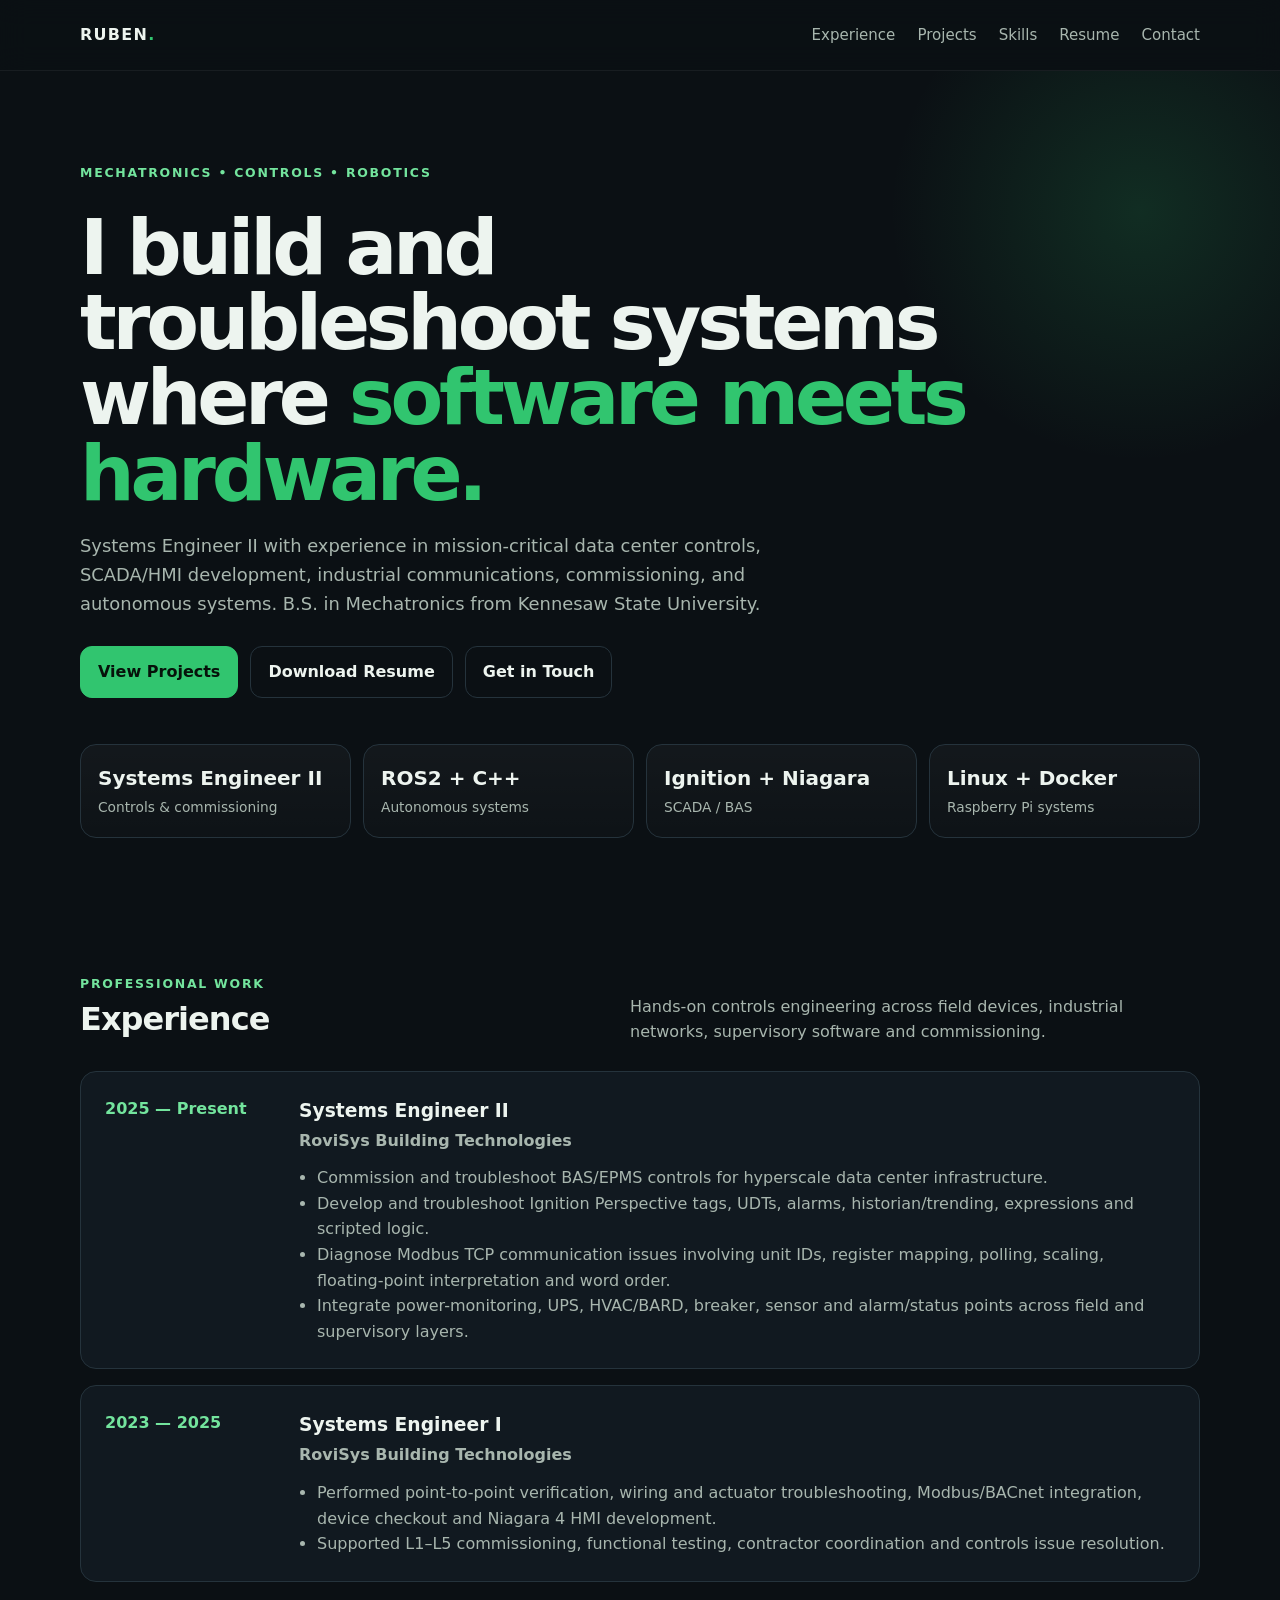
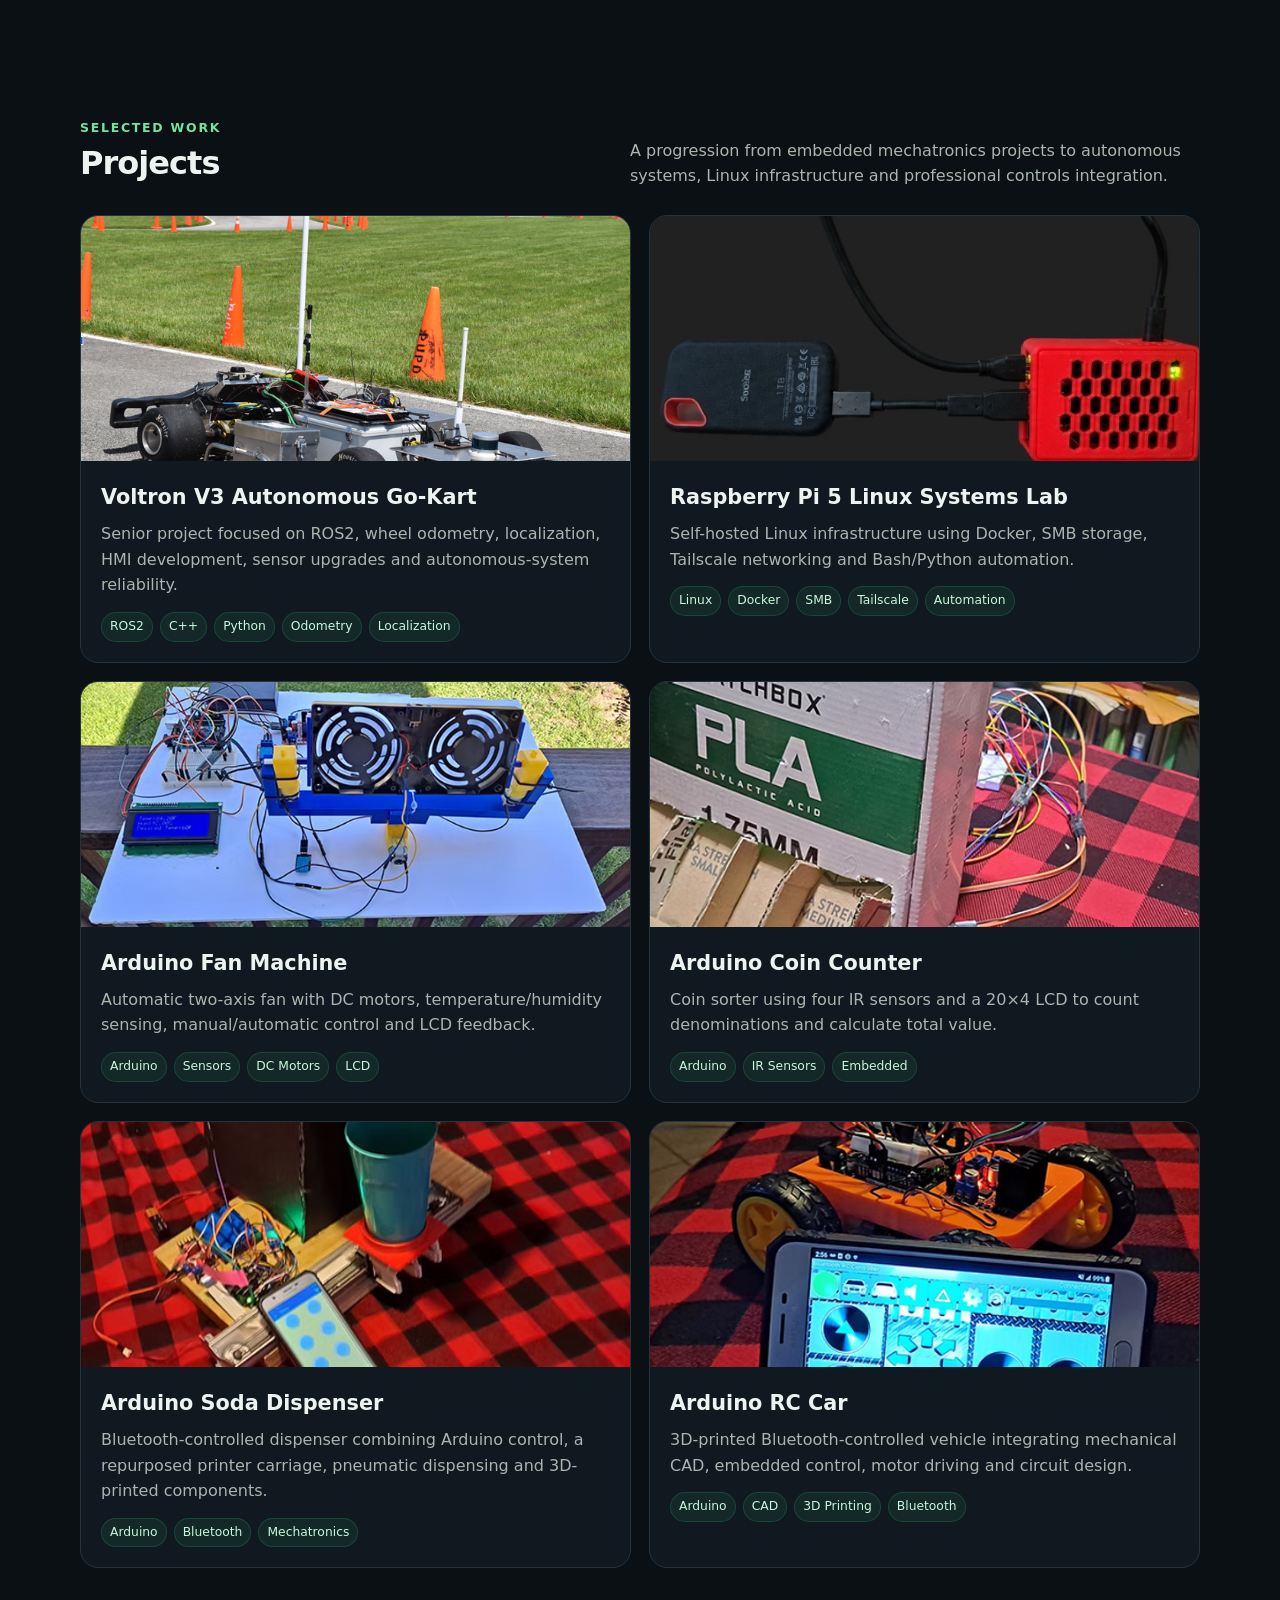
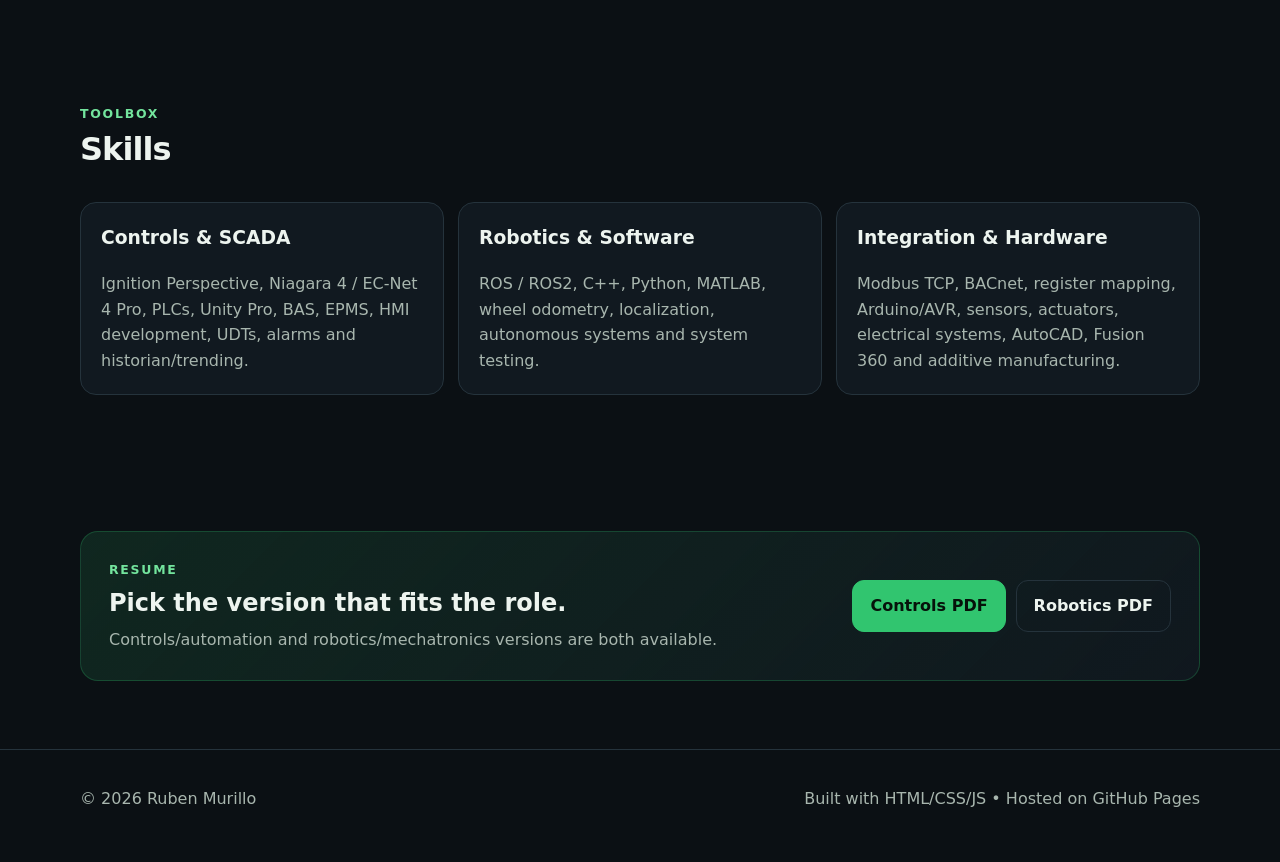
<file: index.html>
<!doctype html><html lang="en"><head><meta charset="utf-8"><meta name="viewport" content="width=device-width,initial-scale=1"><meta name="description" content="Ruben Murillo — Mechatronics engineer focused on controls, automation, SCADA and robotics."><title>Ruben Murillo | Controls & Robotics Engineer</title><link rel="stylesheet" href="assets/css/style.css"></head><body>
<nav class="nav"><div class="wrap nav-inner"><a class="brand" href="#top">RUBEN<span>.</span></a><div class="nav-links"><a href="#experience">Experience</a><a href="#projects">Projects</a><a href="#skills">Skills</a><a href="#resume">Resume</a><a href="mailto:theruben1212@gmail.com">Contact</a></div><button class="menu" aria-label="Menu">Menu</button></div></nav>
<main id="top"><header class="hero"><div class="wrap"><div class="eyebrow">Mechatronics • Controls • Robotics</div><h1>I build and troubleshoot systems where <em>software meets hardware.</em></h1><p>Systems Engineer II with experience in mission-critical data center controls, SCADA/HMI development, industrial communications, commissioning, and autonomous systems. B.S. in Mechatronics from Kennesaw State University.</p><div class="cta"><a class="btn primary" href="#projects">View Projects</a><a class="btn" href="#resume">Download Resume</a><a class="btn" href="mailto:theruben1212@gmail.com">Get in Touch</a></div><div class="stats"><div class="stat"><b>Systems Engineer II</b><span>Controls & commissioning</span></div><div class="stat"><b>ROS2 + C++</b><span>Autonomous systems</span></div><div class="stat"><b>Ignition + Niagara</b><span>SCADA / BAS</span></div><div class="stat"><b>Linux + Docker</b><span>Raspberry Pi systems</span></div></div></div></header>
<section id="experience"><div class="wrap"><div class="section-head"><div><div class="eyebrow">Professional work</div><h2>Experience</h2></div><p>Hands-on controls engineering across field devices, industrial networks, supervisory software and commissioning.</p></div><div class="experience"><article class="role"><time>2025 — Present</time><div><h3>Systems Engineer II</h3><h4>RoviSys Building Technologies</h4><ul><li>Commission and troubleshoot BAS/EPMS controls for hyperscale data center infrastructure.</li><li>Develop and troubleshoot Ignition Perspective tags, UDTs, alarms, historian/trending, expressions and scripted logic.</li><li>Diagnose Modbus TCP communication issues involving unit IDs, register mapping, polling, scaling, floating-point interpretation and word order.</li><li>Integrate power-monitoring, UPS, HVAC/BARD, breaker, sensor and alarm/status points across field and supervisory layers.</li></ul></div></article><article class="role"><time>2023 — 2025</time><div><h3>Systems Engineer I</h3><h4>RoviSys Building Technologies</h4><ul><li>Performed point-to-point verification, wiring and actuator troubleshooting, Modbus/BACnet integration, device checkout and Niagara 4 HMI development.</li><li>Supported L1–L5 commissioning, functional testing, contractor coordination and controls issue resolution.</li></ul></div></article></div></div></section>
<section id="projects"><div class="wrap"><div class="section-head"><div><div class="eyebrow">Selected work</div><h2>Projects</h2></div><p>A progression from embedded mechatronics projects to autonomous systems, Linux infrastructure and professional controls integration.</p></div><div class="cards">
<a class="card" href="projects/voltron.html"><div class="card-media"><img src="assets/images/voltron/hero.png" alt="Voltron V3 autonomous racing go-kart"></div><div class="card-body"><h3>Voltron V3 Autonomous Go-Kart</h3><p>Senior project focused on ROS2, wheel odometry, localization, HMI development, sensor upgrades and autonomous-system reliability.</p><div class="tags"><span class="tag">ROS2</span><span class="tag">C++</span><span class="tag">Python</span><span class="tag">Odometry</span><span class="tag">Localization</span></div></div></a>
<a class="card" href="projects/pi-lab.html"><div class="card-media"><img src="assets/images/pi-lab/hardware.jpg" alt="Raspberry Pi 5 Linux systems lab"></div><div class="card-body"><h3>Raspberry Pi 5 Linux Systems Lab</h3><p>Self-hosted Linux infrastructure using Docker, SMB storage, Tailscale networking and Bash/Python automation.</p><div class="tags"><span class="tag">Linux</span><span class="tag">Docker</span><span class="tag">SMB</span><span class="tag">Tailscale</span><span class="tag">Automation</span></div></div></a>
<a class="card" href="projects/fan.html"><div class="card-media"><img src="assets/images/fan/hero.jpg" alt="Arduino fan machine"></div><div class="card-body"><h3>Arduino Fan Machine</h3><p>Automatic two-axis fan with DC motors, temperature/humidity sensing, manual/automatic control and LCD feedback.</p><div class="tags"><span class="tag">Arduino</span><span class="tag">Sensors</span><span class="tag">DC Motors</span><span class="tag">LCD</span></div></div></a>
<a class="card" href="projects/coin-counter.html"><div class="card-media"><img src="assets/images/coin-counter/hero.jpg" alt="Arduino coin counter"></div><div class="card-body"><h3>Arduino Coin Counter</h3><p>Coin sorter using four IR sensors and a 20×4 LCD to count denominations and calculate total value.</p><div class="tags"><span class="tag">Arduino</span><span class="tag">IR Sensors</span><span class="tag">Embedded</span></div></div></a>
<a class="card" href="projects/soda-machine.html"><div class="card-media"><img src="assets/images/soda-machine/system-overview.jpg" alt="Arduino soda dispenser"></div><div class="card-body"><h3>Arduino Soda Dispenser</h3><p>Bluetooth-controlled dispenser combining Arduino control, a repurposed printer carriage, pneumatic dispensing and 3D-printed components.</p><div class="tags"><span class="tag">Arduino</span><span class="tag">Bluetooth</span><span class="tag">Mechatronics</span></div></div></a>
<a class="card" href="projects/rc-car.html"><div class="card-media"><img src="assets/images/rc-car/hero.jpg" alt="Arduino RC car"></div><div class="card-body"><h3>Arduino RC Car</h3><p>3D-printed Bluetooth-controlled vehicle integrating mechanical CAD, embedded control, motor driving and circuit design.</p><div class="tags"><span class="tag">Arduino</span><span class="tag">CAD</span><span class="tag">3D Printing</span><span class="tag">Bluetooth</span></div></div></a>
</div></div></section>
<section id="skills"><div class="wrap"><div class="section-head"><div><div class="eyebrow">Toolbox</div><h2>Skills</h2></div></div><div class="skill-grid"><div class="skill"><h3>Controls & SCADA</h3><p>Ignition Perspective, Niagara 4 / EC-Net 4 Pro, PLCs, Unity Pro, BAS, EPMS, HMI development, UDTs, alarms and historian/trending.</p></div><div class="skill"><h3>Robotics & Software</h3><p>ROS / ROS2, C++, Python, MATLAB, wheel odometry, localization, autonomous systems and system testing.</p></div><div class="skill"><h3>Integration & Hardware</h3><p>Modbus TCP, BACnet, register mapping, Arduino/AVR, sensors, actuators, electrical systems, AutoCAD, Fusion 360 and additive manufacturing.</p></div></div></div></section>
<section id="resume"><div class="wrap"><div class="resume-box"><div><div class="eyebrow">Resume</div><h2 style="margin:.25rem 0 0">Pick the version that fits the role.</h2><p>Controls/automation and robotics/mechatronics versions are both available.</p></div><div class="resume-actions"><a class="btn primary" href="resume/Ruben_Murillo_Controls_Resume_2026.pdf">Controls PDF</a><a class="btn" href="resume/Ruben_Murillo_Robotics_Resume_2026.pdf">Robotics PDF</a></div></div></div></section>
</main><footer class="footer"><div class="wrap footer-inner"><span>© <span id="year"></span> Ruben Murillo</span><span>Built with HTML/CSS/JS • Hosted on GitHub Pages</span></div></footer><script src="assets/js/main.js"></script></body></html>
</file>
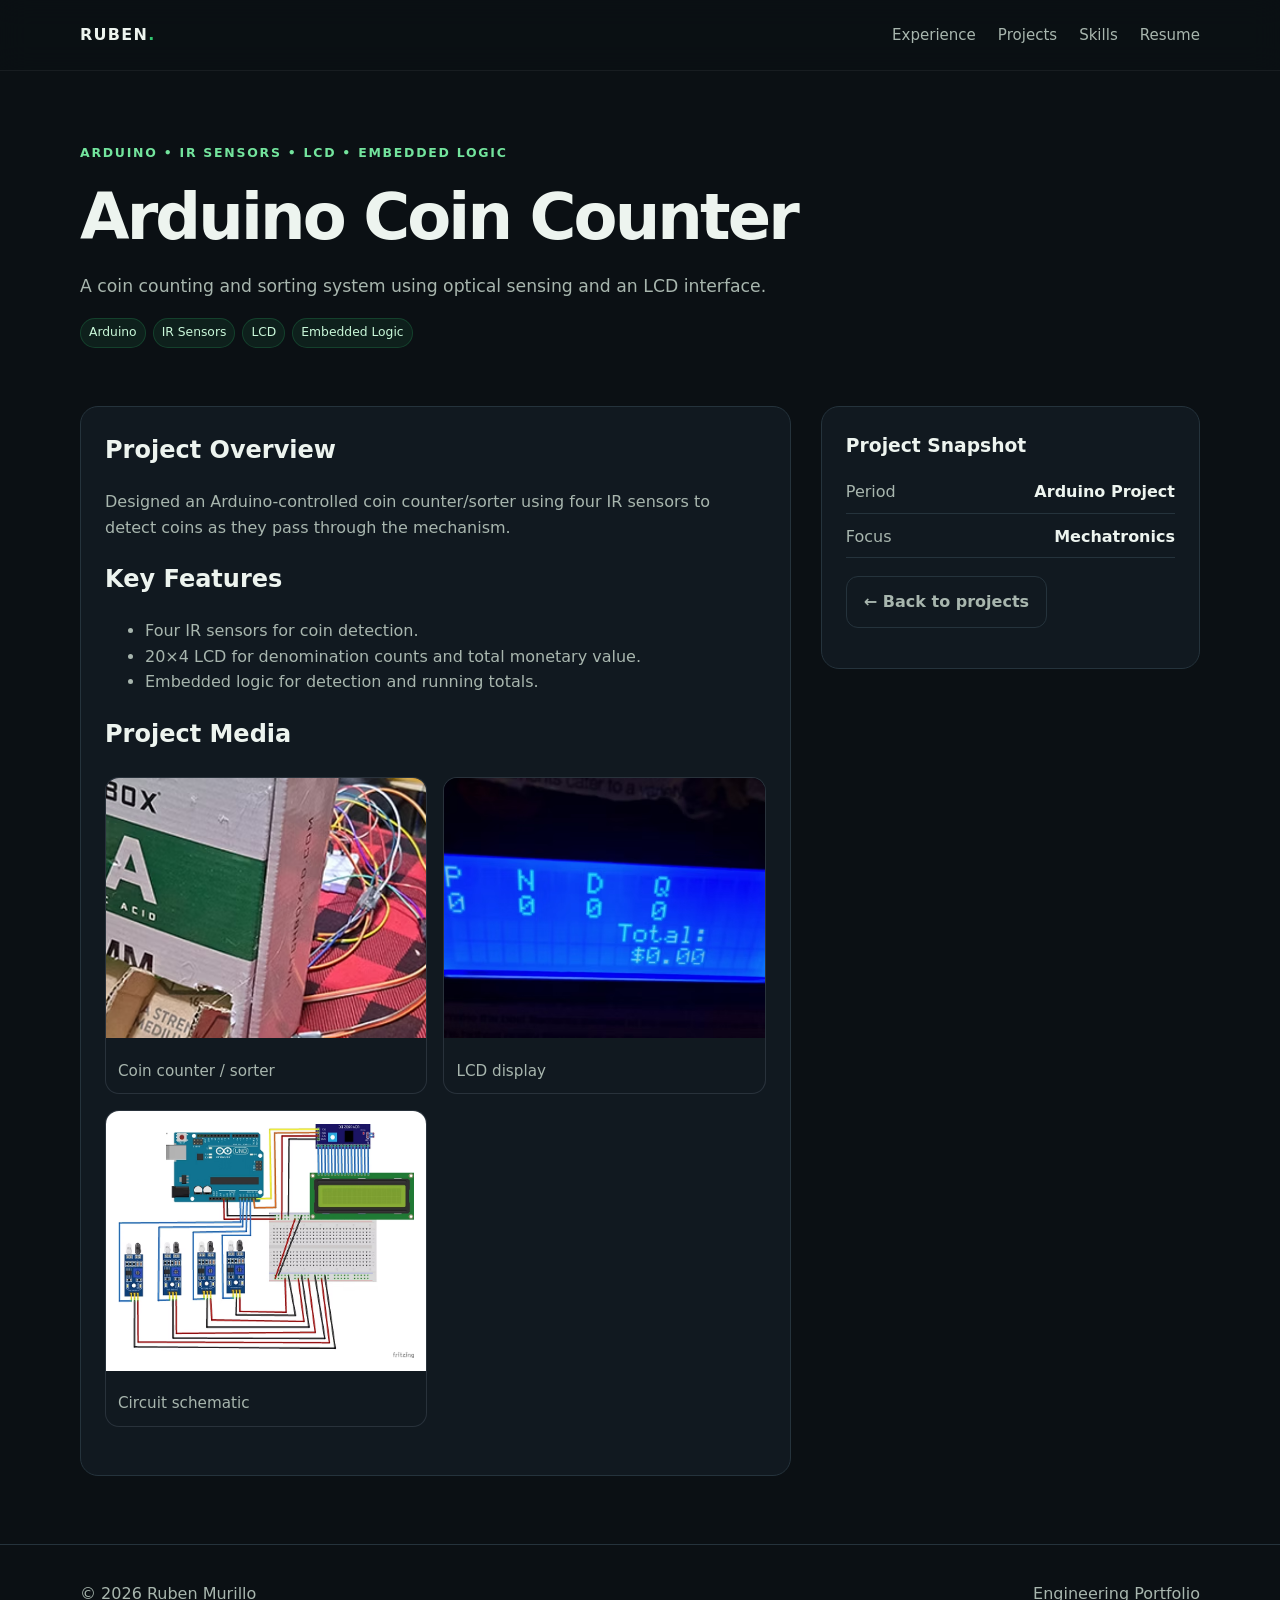
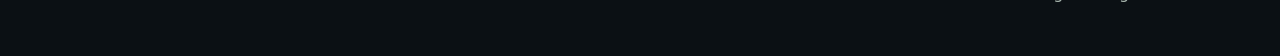
<file: projects/coin-counter.html>
<!doctype html><html lang="en"><head><meta charset="utf-8"><meta name="viewport" content="width=device-width,initial-scale=1"><title>Arduino Coin Counter | Ruben Murillo</title><link rel="stylesheet" href="../assets/css/style.css"></head><body><nav class="nav"><div class="wrap nav-inner"><a class="brand" href="../index.html">RUBEN<span>.</span></a><div class="nav-links"><a href="../index.html#experience">Experience</a><a href="../index.html#projects">Projects</a><a href="../index.html#skills">Skills</a><a href="../index.html#resume">Resume</a></div><button class="menu">Menu</button></div></nav><main><header class="project-hero"><div class="wrap"><div class="eyebrow">Arduino • IR Sensors • LCD • Embedded Logic</div><h1>Arduino Coin Counter</h1><p class="lede">A coin counting and sorting system using optical sensing and an LCD interface.</p><div class="tags"><span class="tag">Arduino</span><span class="tag">IR Sensors</span><span class="tag">LCD</span><span class="tag">Embedded Logic</span></div></div></header><section style="padding-top:18px"><div class="wrap project-grid"><article class="content-box"><h2>Project Overview</h2><p>Designed an Arduino-controlled coin counter/sorter using four IR sensors to detect coins as they pass through the mechanism.</p><h2>Key Features</h2><ul><li>Four IR sensors for coin detection.</li><li>20×4 LCD for denomination counts and total monetary value.</li><li>Embedded logic for detection and running totals.</li></ul><h2>Project Media</h2><div class="project-gallery"><figure><img src="../assets/images/coin-counter/hero.jpg" alt="Arduino coin counter"><figcaption>Coin counter / sorter</figcaption></figure><figure><img src="../assets/images/coin-counter/lcd.jpg" alt="Coin counter LCD display"><figcaption>LCD display</figcaption></figure><figure class="diagram"><img src="../assets/images/coin-counter/schematic.png" alt="Coin counter circuit schematic"><figcaption>Circuit schematic</figcaption></figure></div></article><aside class="side-box"><h3>Project Snapshot</h3><div class="kv"><div><span>Period</span><b>Arduino Project</b></div><div><span>Focus</span><b>Mechatronics</b></div></div><p style="margin-top:18px"><a class="btn" href="../index.html#projects">← Back to projects</a></p></aside></div></section></main><footer class="footer"><div class="wrap footer-inner"><span>© <span id="year"></span> Ruben Murillo</span><span>Engineering Portfolio</span></div></footer><script src="../assets/js/main.js"></script></body></html>
</file>
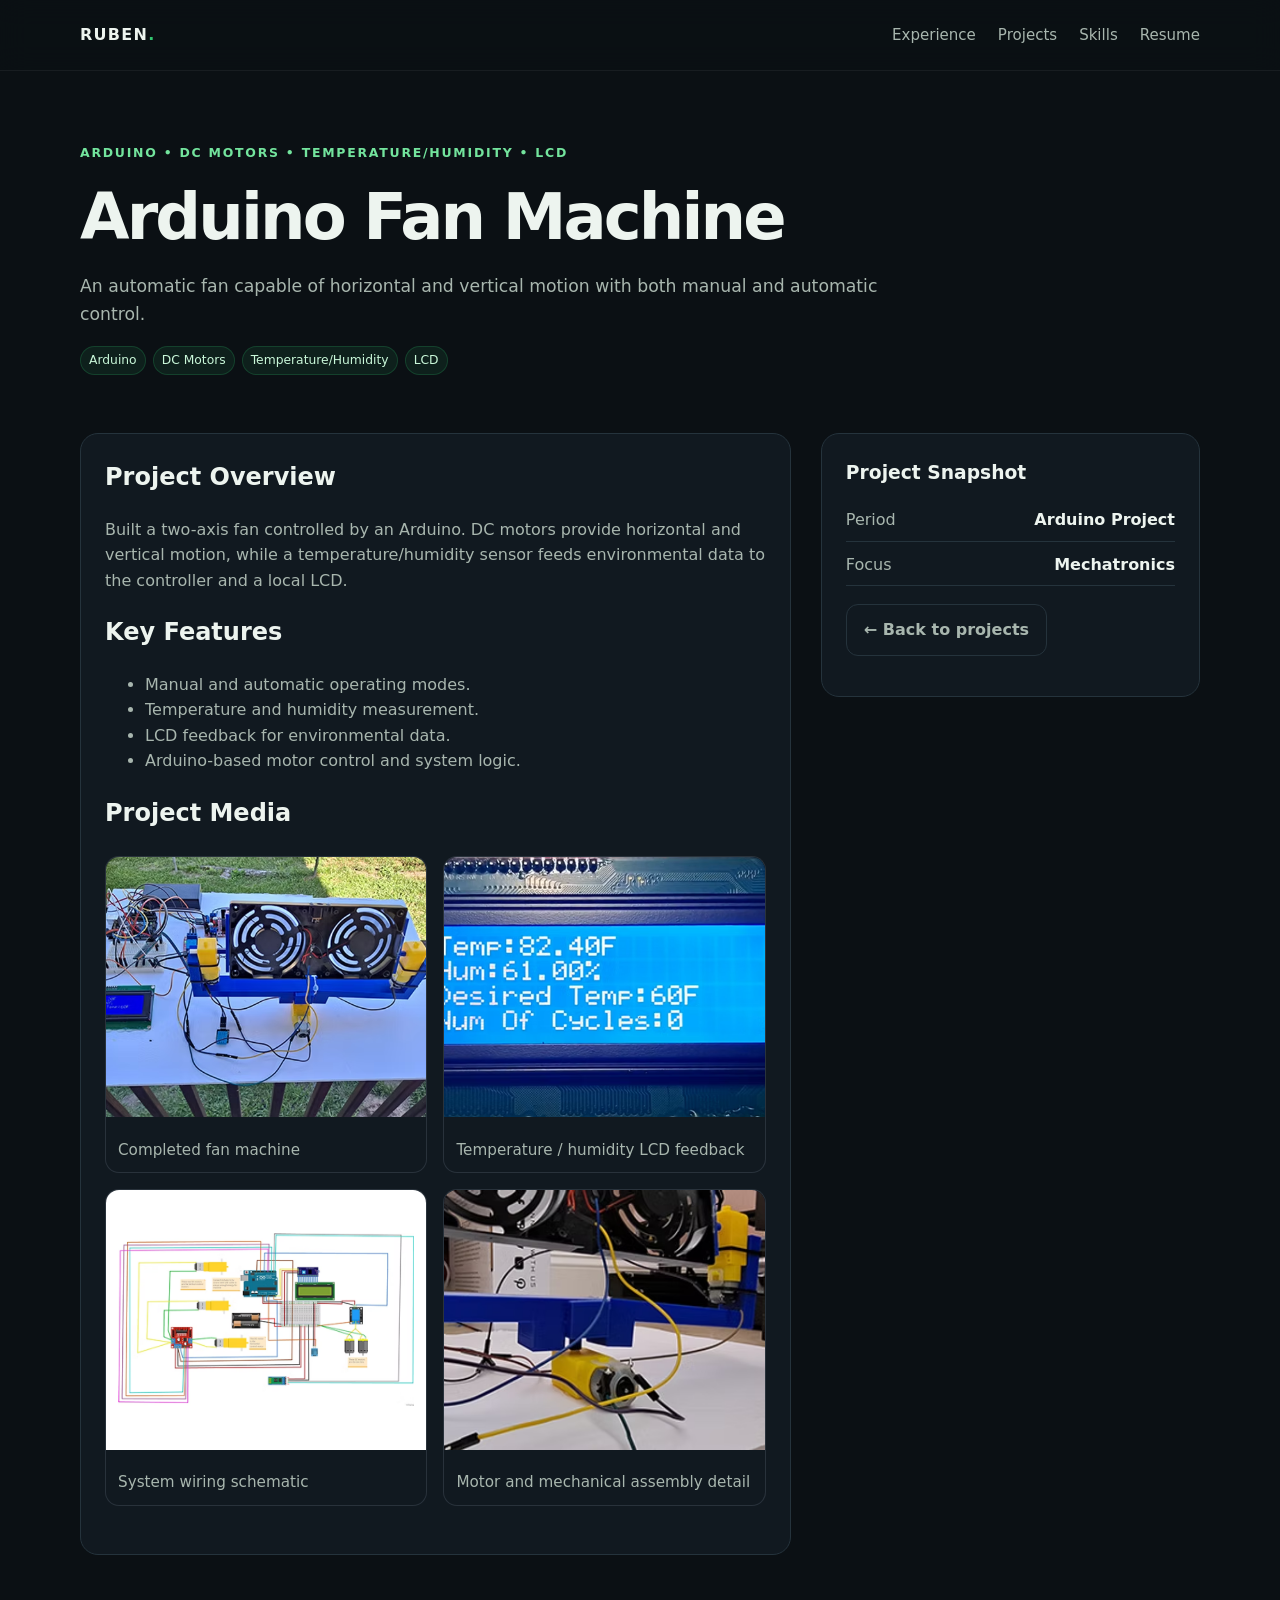
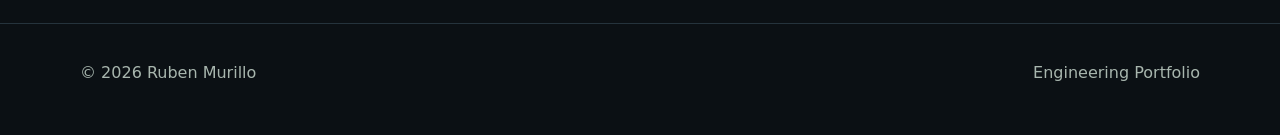
<file: projects/fan.html>
<!doctype html><html lang="en"><head><meta charset="utf-8"><meta name="viewport" content="width=device-width,initial-scale=1"><title>Arduino Fan Machine | Ruben Murillo</title><link rel="stylesheet" href="../assets/css/style.css"></head><body><nav class="nav"><div class="wrap nav-inner"><a class="brand" href="../index.html">RUBEN<span>.</span></a><div class="nav-links"><a href="../index.html#experience">Experience</a><a href="../index.html#projects">Projects</a><a href="../index.html#skills">Skills</a><a href="../index.html#resume">Resume</a></div><button class="menu">Menu</button></div></nav><main><header class="project-hero"><div class="wrap"><div class="eyebrow">Arduino • DC Motors • Temperature/Humidity • LCD</div><h1>Arduino Fan Machine</h1><p class="lede">An automatic fan capable of horizontal and vertical motion with both manual and automatic control.</p><div class="tags"><span class="tag">Arduino</span><span class="tag">DC Motors</span><span class="tag">Temperature/Humidity</span><span class="tag">LCD</span></div></div></header><section style="padding-top:18px"><div class="wrap project-grid"><article class="content-box"><h2>Project Overview</h2><p>Built a two-axis fan controlled by an Arduino. DC motors provide horizontal and vertical motion, while a temperature/humidity sensor feeds environmental data to the controller and a local LCD.</p><h2>Key Features</h2><ul><li>Manual and automatic operating modes.</li><li>Temperature and humidity measurement.</li><li>LCD feedback for environmental data.</li><li>Arduino-based motor control and system logic.</li></ul><h2>Project Media</h2><div class="project-gallery"><figure><img src="../assets/images/fan/hero.jpg" alt="Arduino fan machine"><figcaption>Completed fan machine</figcaption></figure><figure><img src="../assets/images/fan/lcd.png" alt="Fan machine LCD display"><figcaption>Temperature / humidity LCD feedback</figcaption></figure><figure class="diagram"><img src="../assets/images/fan/schematic.png" alt="Fan machine circuit schematic"><figcaption>System wiring schematic</figcaption></figure><figure><img src="../assets/images/fan/detail.jpg" alt="Fan machine mechanical detail"><figcaption>Motor and mechanical assembly detail</figcaption></figure></div></article><aside class="side-box"><h3>Project Snapshot</h3><div class="kv"><div><span>Period</span><b>Arduino Project</b></div><div><span>Focus</span><b>Mechatronics</b></div></div><p style="margin-top:18px"><a class="btn" href="../index.html#projects">← Back to projects</a></p></aside></div></section></main><footer class="footer"><div class="wrap footer-inner"><span>© <span id="year"></span> Ruben Murillo</span><span>Engineering Portfolio</span></div></footer><script src="../assets/js/main.js"></script></body></html>
</file>
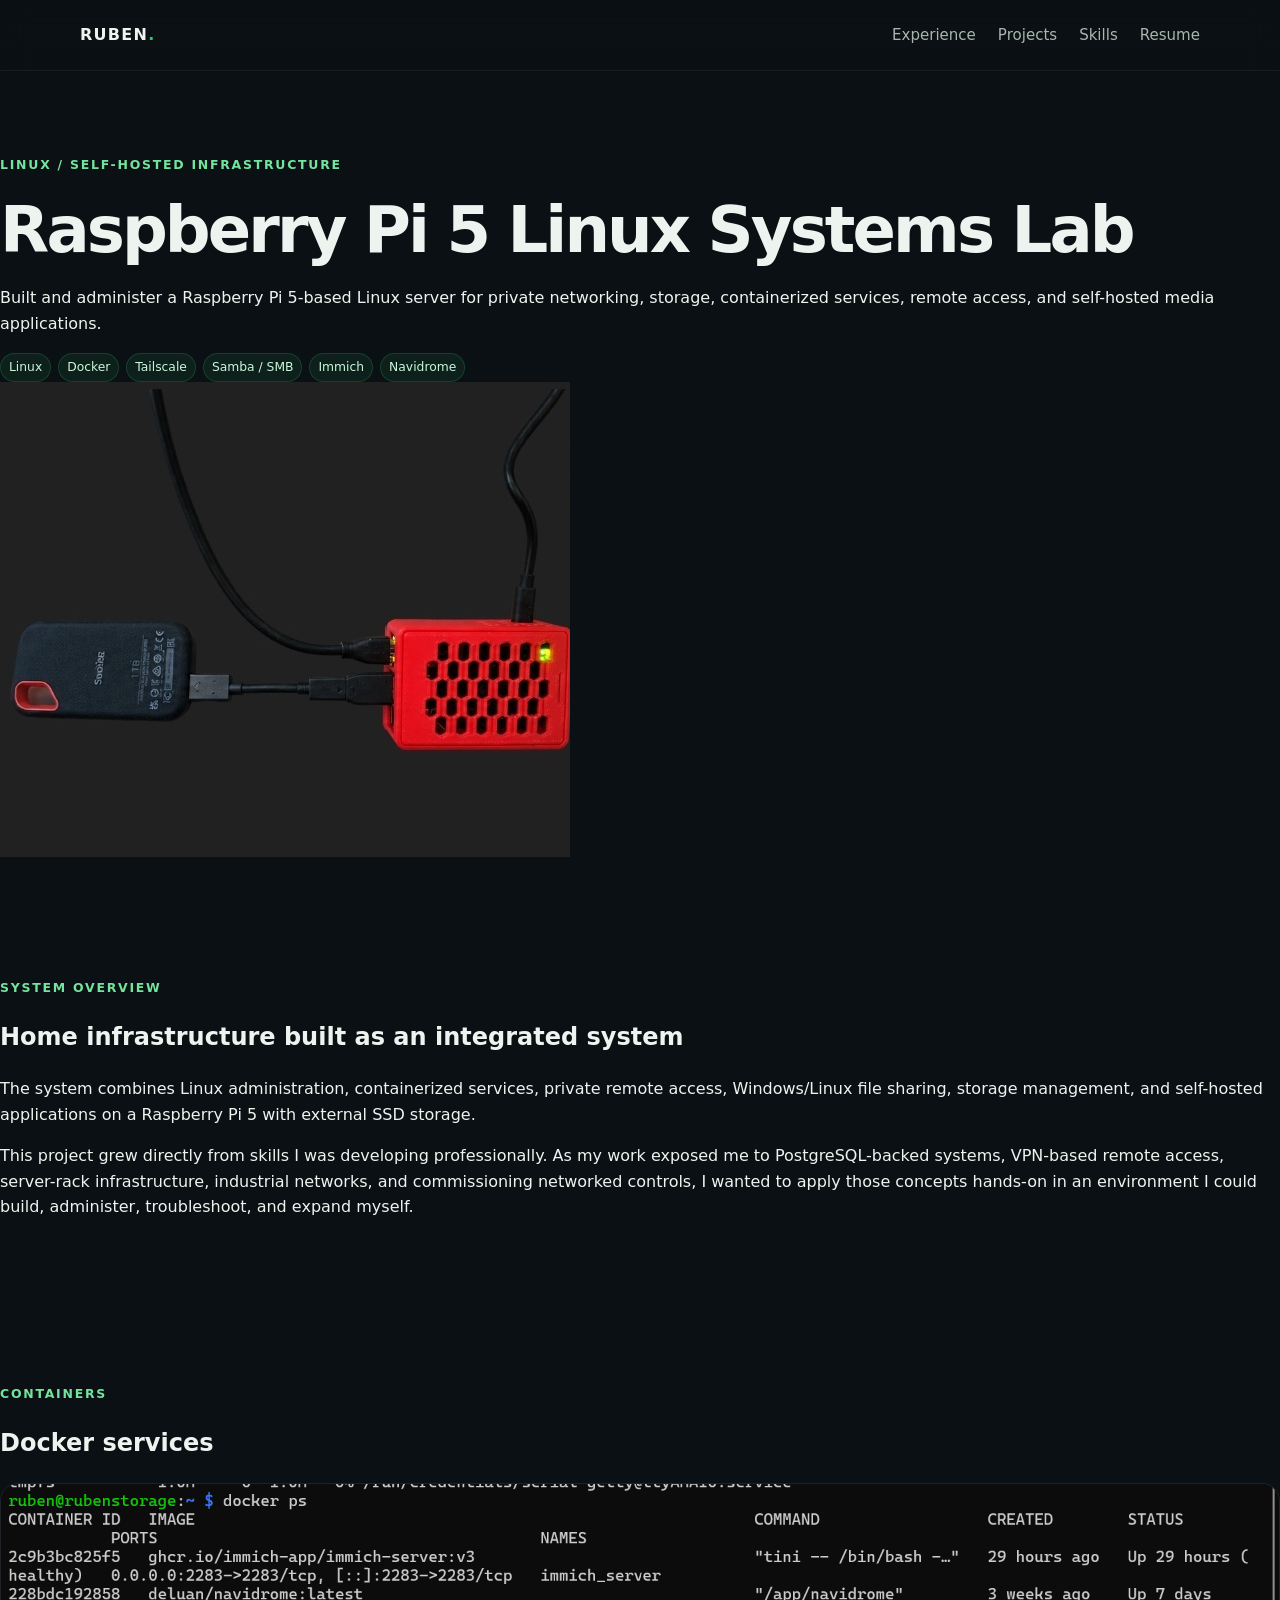
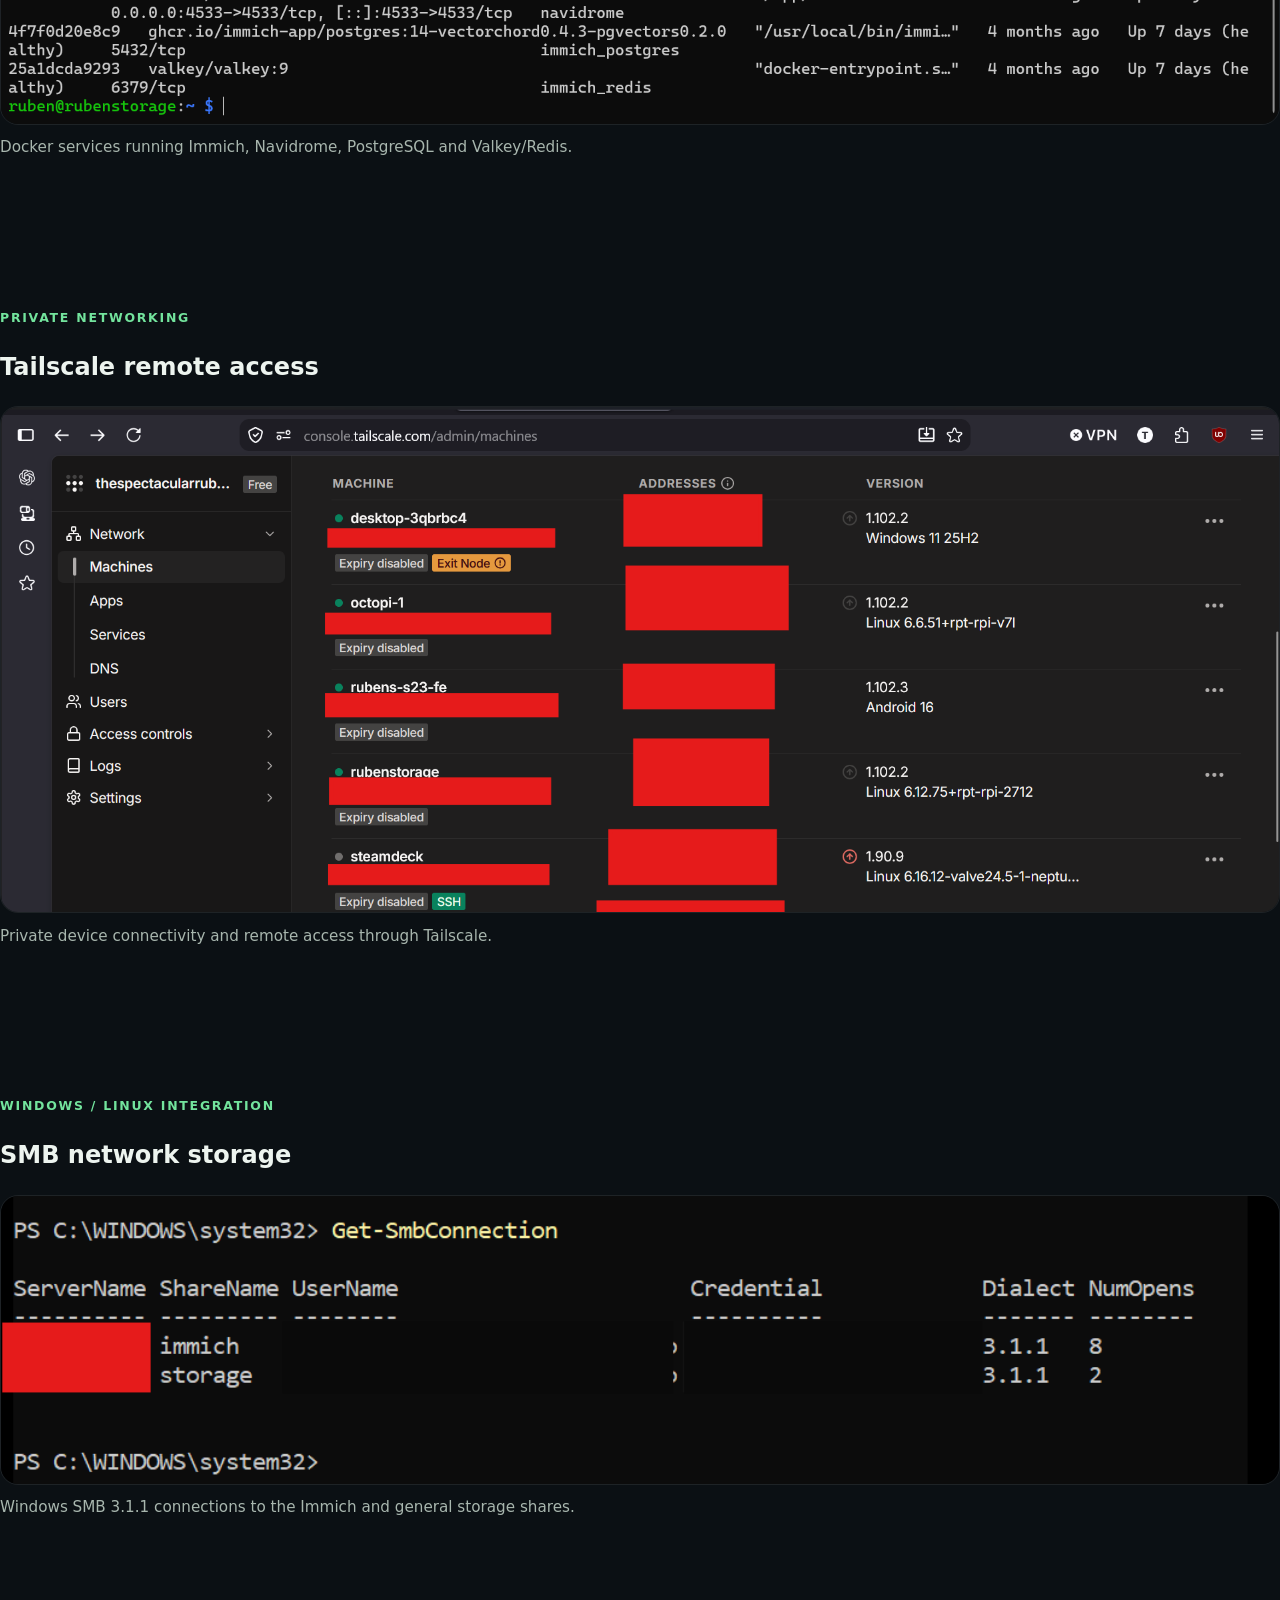
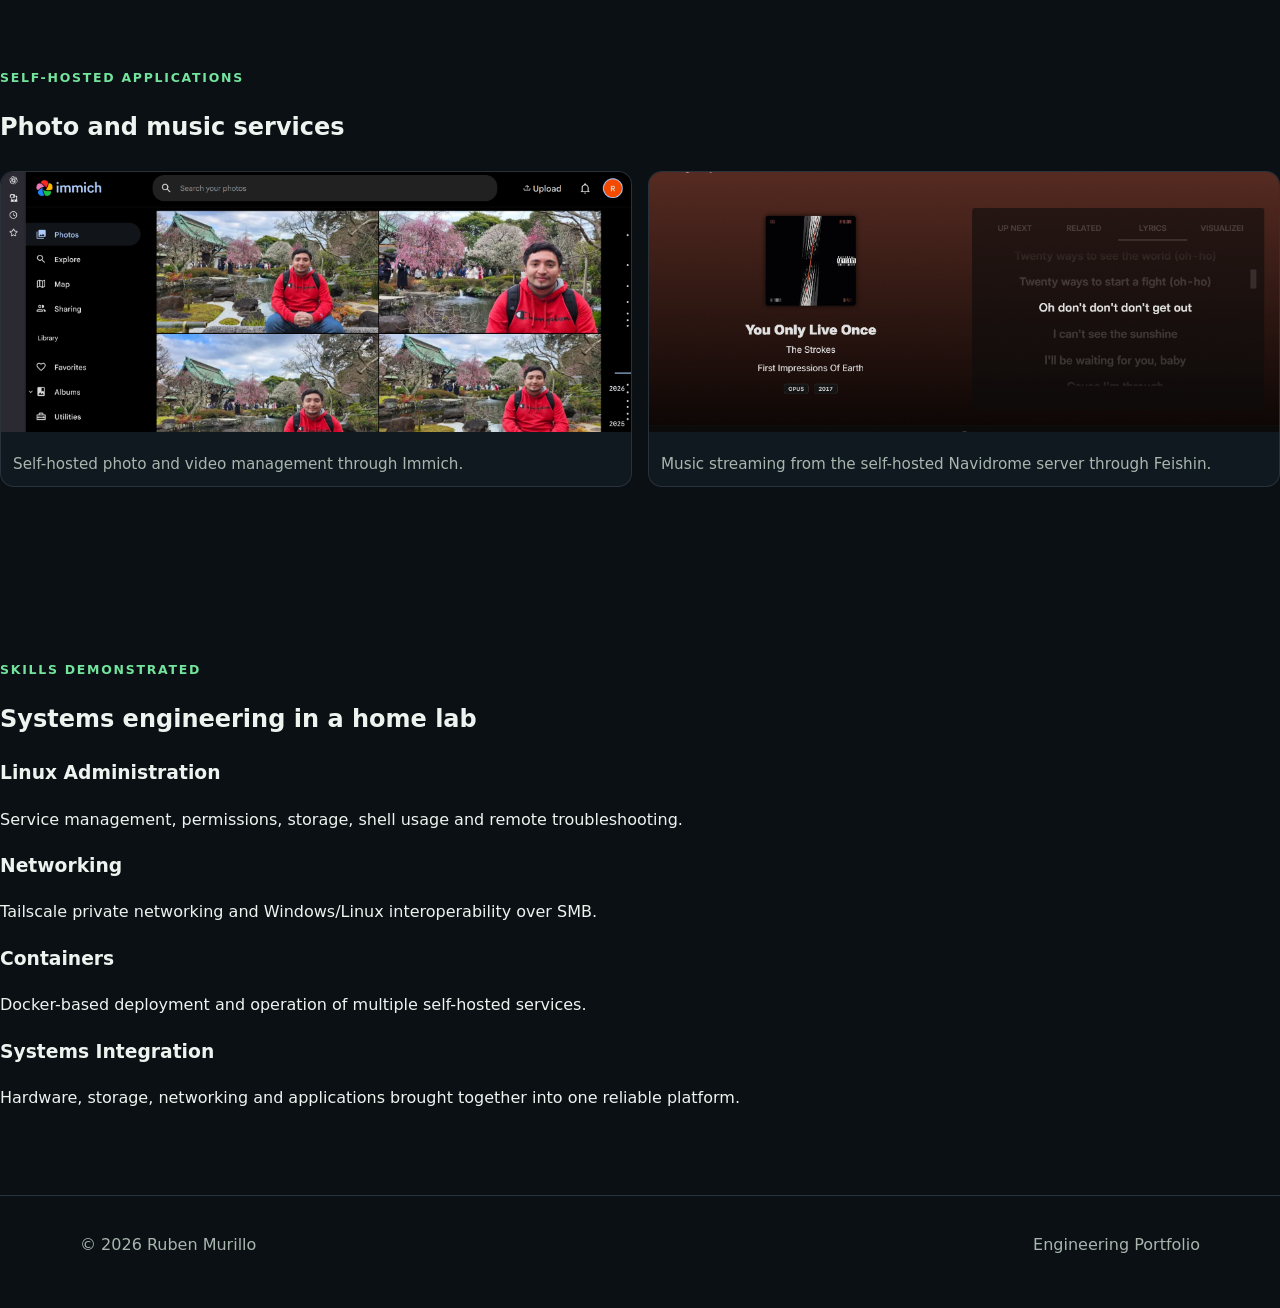
<file: projects/pi-lab.html>
<!doctype html><html lang="en"><head><meta charset="utf-8"><meta name="viewport" content="width=device-width,initial-scale=1"><title>Raspberry Pi 5 Linux Systems Lab | Ruben Murillo</title><link rel="stylesheet" href="../assets/css/style.css"></head><body><nav class="nav"><div class="wrap nav-inner"><a class="brand" href="../index.html">RUBEN<span>.</span></a><div class="nav-links"><a href="../index.html#experience">Experience</a><a href="../index.html#projects">Projects</a><a href="../index.html#skills">Skills</a><a href="../index.html#resume">Resume</a></div><button class="menu">Menu</button></div></nav>

<main>
  <section class="project-hero">
    <div class="project-hero-copy">
      <p class="eyebrow">LINUX / SELF-HOSTED INFRASTRUCTURE</p>
      <h1>Raspberry Pi 5 Linux Systems Lab</h1>
      <p>Built and administer a Raspberry Pi 5-based Linux server for private networking, storage, containerized services, remote access, and self-hosted media applications.</p>
      <div class="tags">
        <span class="tag">Linux</span><span class="tag">Docker</span><span class="tag">Tailscale</span><span class="tag">Samba / SMB</span><span class="tag">Immich</span><span class="tag">Navidrome</span>
      </div>
    </div>
    <div class="project-hero-media">
      <img src="../assets/images/pi-lab/hardware.jpg" alt="Raspberry Pi 5 and external SSD">
    </div>
  </section>

  <section class="section">
    <div class="section-heading">
      <p class="eyebrow">SYSTEM OVERVIEW</p>
      <h2>Home infrastructure built as an integrated system</h2>
    </div>
    <p>The system combines Linux administration, containerized services, private remote access, Windows/Linux file sharing, storage management, and self-hosted applications on a Raspberry Pi 5 with external SSD storage.</p>
    <p>This project grew directly from skills I was developing professionally. As my work exposed me to PostgreSQL-backed systems, VPN-based remote access, server-rack infrastructure, industrial networks, and commissioning networked controls, I wanted to apply those concepts hands-on in an environment I could build, administer, troubleshoot, and expand myself.</p>
  </section>

  <section class="section">
    <div class="section-heading"><p class="eyebrow">CONTAINERS</p><h2>Docker services</h2></div>
    <figure class="project-media-wide">
      <img src="../assets/images/pi-lab/docker.png" alt="Docker containers running on Raspberry Pi">
      <figcaption>Docker services running Immich, Navidrome, PostgreSQL and Valkey/Redis.</figcaption>
    </figure>
  </section>

  <section class="section">
    <div class="section-heading"><p class="eyebrow">PRIVATE NETWORKING</p><h2>Tailscale remote access</h2></div>
    <figure class="project-media-wide">
      <img src="../assets/images/pi-lab/tailscale.png" alt="Tailscale admin console with redacted addresses">
      <figcaption>Private device connectivity and remote access through Tailscale.</figcaption>
    </figure>
  </section>

  <section class="section">
    <div class="section-heading"><p class="eyebrow">WINDOWS / LINUX INTEGRATION</p><h2>SMB network storage</h2></div>
    <figure class="project-media-wide">
      <img src="../assets/images/pi-lab/smb.png" alt="Windows PowerShell SMB connections">
      <figcaption>Windows SMB 3.1.1 connections to the Immich and general storage shares.</figcaption>
    </figure>
  </section>

  <section class="section">
    <div class="section-heading"><p class="eyebrow">SELF-HOSTED APPLICATIONS</p><h2>Photo and music services</h2></div>
    <div class="project-gallery">
      <figure><img src="../assets/images/pi-lab/immich.png" alt="Immich web interface"><figcaption>Self-hosted photo and video management through Immich.</figcaption></figure>
      <figure><img src="../assets/images/pi-lab/feishin.png" alt="Feishin music client"><figcaption>Music streaming from the self-hosted Navidrome server through Feishin.</figcaption></figure>
    </div>
  </section>

  <section class="section">
    <div class="section-heading"><p class="eyebrow">SKILLS DEMONSTRATED</p><h2>Systems engineering in a home lab</h2></div>
    <div class="skills-grid">
      <div><h3>Linux Administration</h3><p>Service management, permissions, storage, shell usage and remote troubleshooting.</p></div>
      <div><h3>Networking</h3><p>Tailscale private networking and Windows/Linux interoperability over SMB.</p></div>
      <div><h3>Containers</h3><p>Docker-based deployment and operation of multiple self-hosted services.</p></div>
      <div><h3>Systems Integration</h3><p>Hardware, storage, networking and applications brought together into one reliable platform.</p></div>
    </div>
  </section>
</main>

<footer class="footer"><div class="wrap footer-inner"><span>© <span id="year"></span> Ruben Murillo</span><span>Engineering Portfolio</span></div></footer><script src="../assets/js/main.js"></script></body></html>
</file>
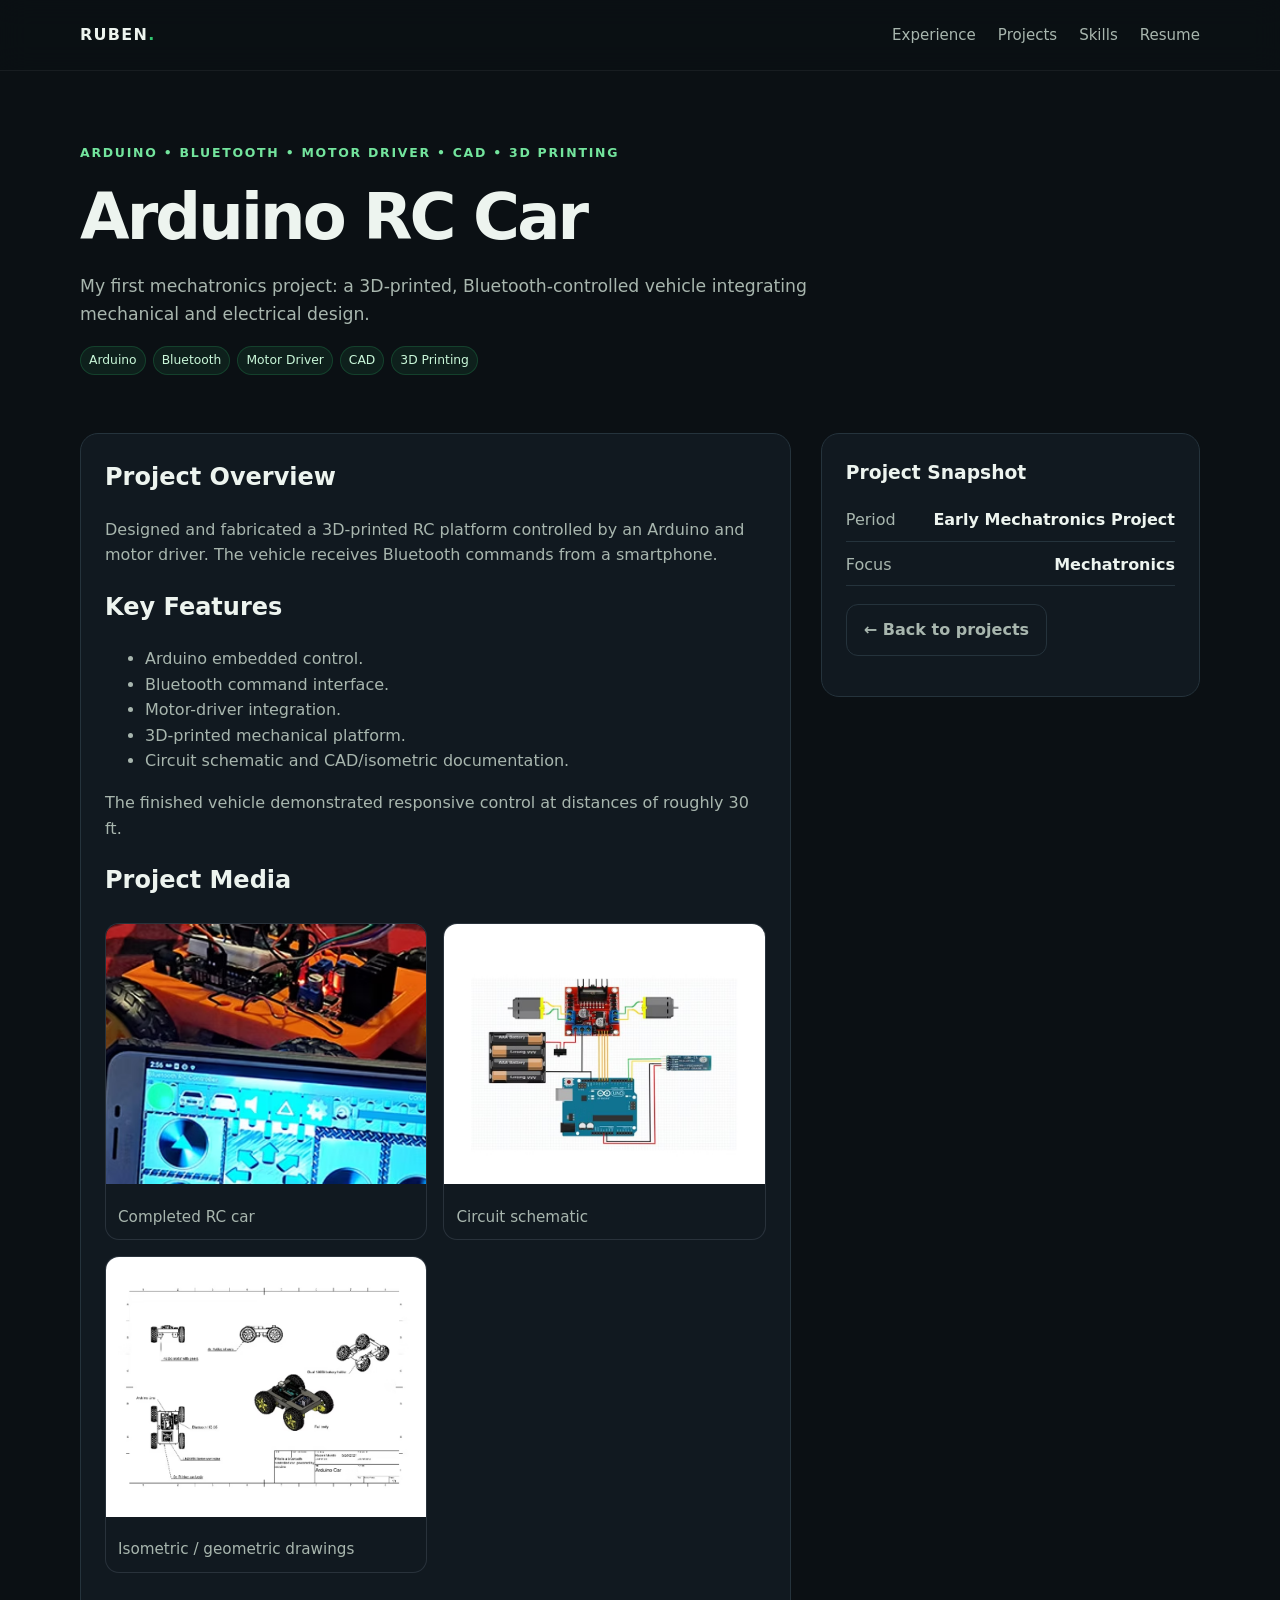
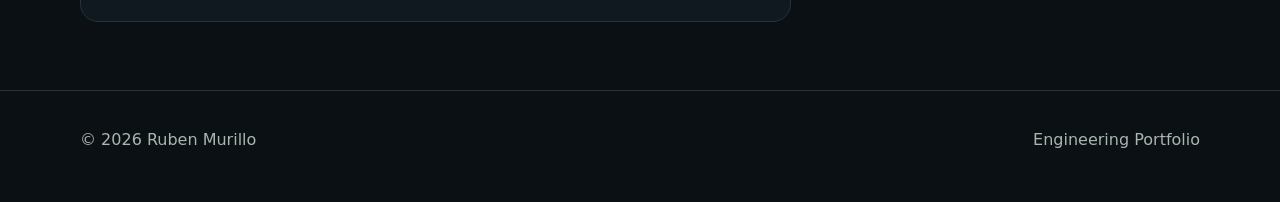
<file: projects/rc-car.html>
<!doctype html><html lang="en"><head><meta charset="utf-8"><meta name="viewport" content="width=device-width,initial-scale=1"><title>Arduino RC Car | Ruben Murillo</title><link rel="stylesheet" href="../assets/css/style.css"></head><body><nav class="nav"><div class="wrap nav-inner"><a class="brand" href="../index.html">RUBEN<span>.</span></a><div class="nav-links"><a href="../index.html#experience">Experience</a><a href="../index.html#projects">Projects</a><a href="../index.html#skills">Skills</a><a href="../index.html#resume">Resume</a></div><button class="menu">Menu</button></div></nav><main><header class="project-hero"><div class="wrap"><div class="eyebrow">Arduino • Bluetooth • Motor Driver • CAD • 3D Printing</div><h1>Arduino RC Car</h1><p class="lede">My first mechatronics project: a 3D-printed, Bluetooth-controlled vehicle integrating mechanical and electrical design.</p><div class="tags"><span class="tag">Arduino</span><span class="tag">Bluetooth</span><span class="tag">Motor Driver</span><span class="tag">CAD</span><span class="tag">3D Printing</span></div></div></header><section style="padding-top:18px"><div class="wrap project-grid"><article class="content-box"><h2>Project Overview</h2><p>Designed and fabricated a 3D-printed RC platform controlled by an Arduino and motor driver. The vehicle receives Bluetooth commands from a smartphone.</p><h2>Key Features</h2><ul><li>Arduino embedded control.</li><li>Bluetooth command interface.</li><li>Motor-driver integration.</li><li>3D-printed mechanical platform.</li><li>Circuit schematic and CAD/isometric documentation.</li></ul><p>The finished vehicle demonstrated responsive control at distances of roughly 30 ft.</p><h2>Project Media</h2><div class="project-gallery"><figure><img src="../assets/images/rc-car/hero.jpg" alt="Arduino RC car"><figcaption>Completed RC car</figcaption></figure><figure class="diagram"><img src="../assets/images/rc-car/schematic.png" alt="RC car circuit schematic"><figcaption>Circuit schematic</figcaption></figure><figure class="diagram"><img src="../assets/images/rc-car/cad.png" alt="RC car CAD drawings"><figcaption>Isometric / geometric drawings</figcaption></figure></div></article><aside class="side-box"><h3>Project Snapshot</h3><div class="kv"><div><span>Period</span><b>Early Mechatronics Project</b></div><div><span>Focus</span><b>Mechatronics</b></div></div><p style="margin-top:18px"><a class="btn" href="../index.html#projects">← Back to projects</a></p></aside></div></section></main><footer class="footer"><div class="wrap footer-inner"><span>© <span id="year"></span> Ruben Murillo</span><span>Engineering Portfolio</span></div></footer><script src="../assets/js/main.js"></script></body></html>
</file>
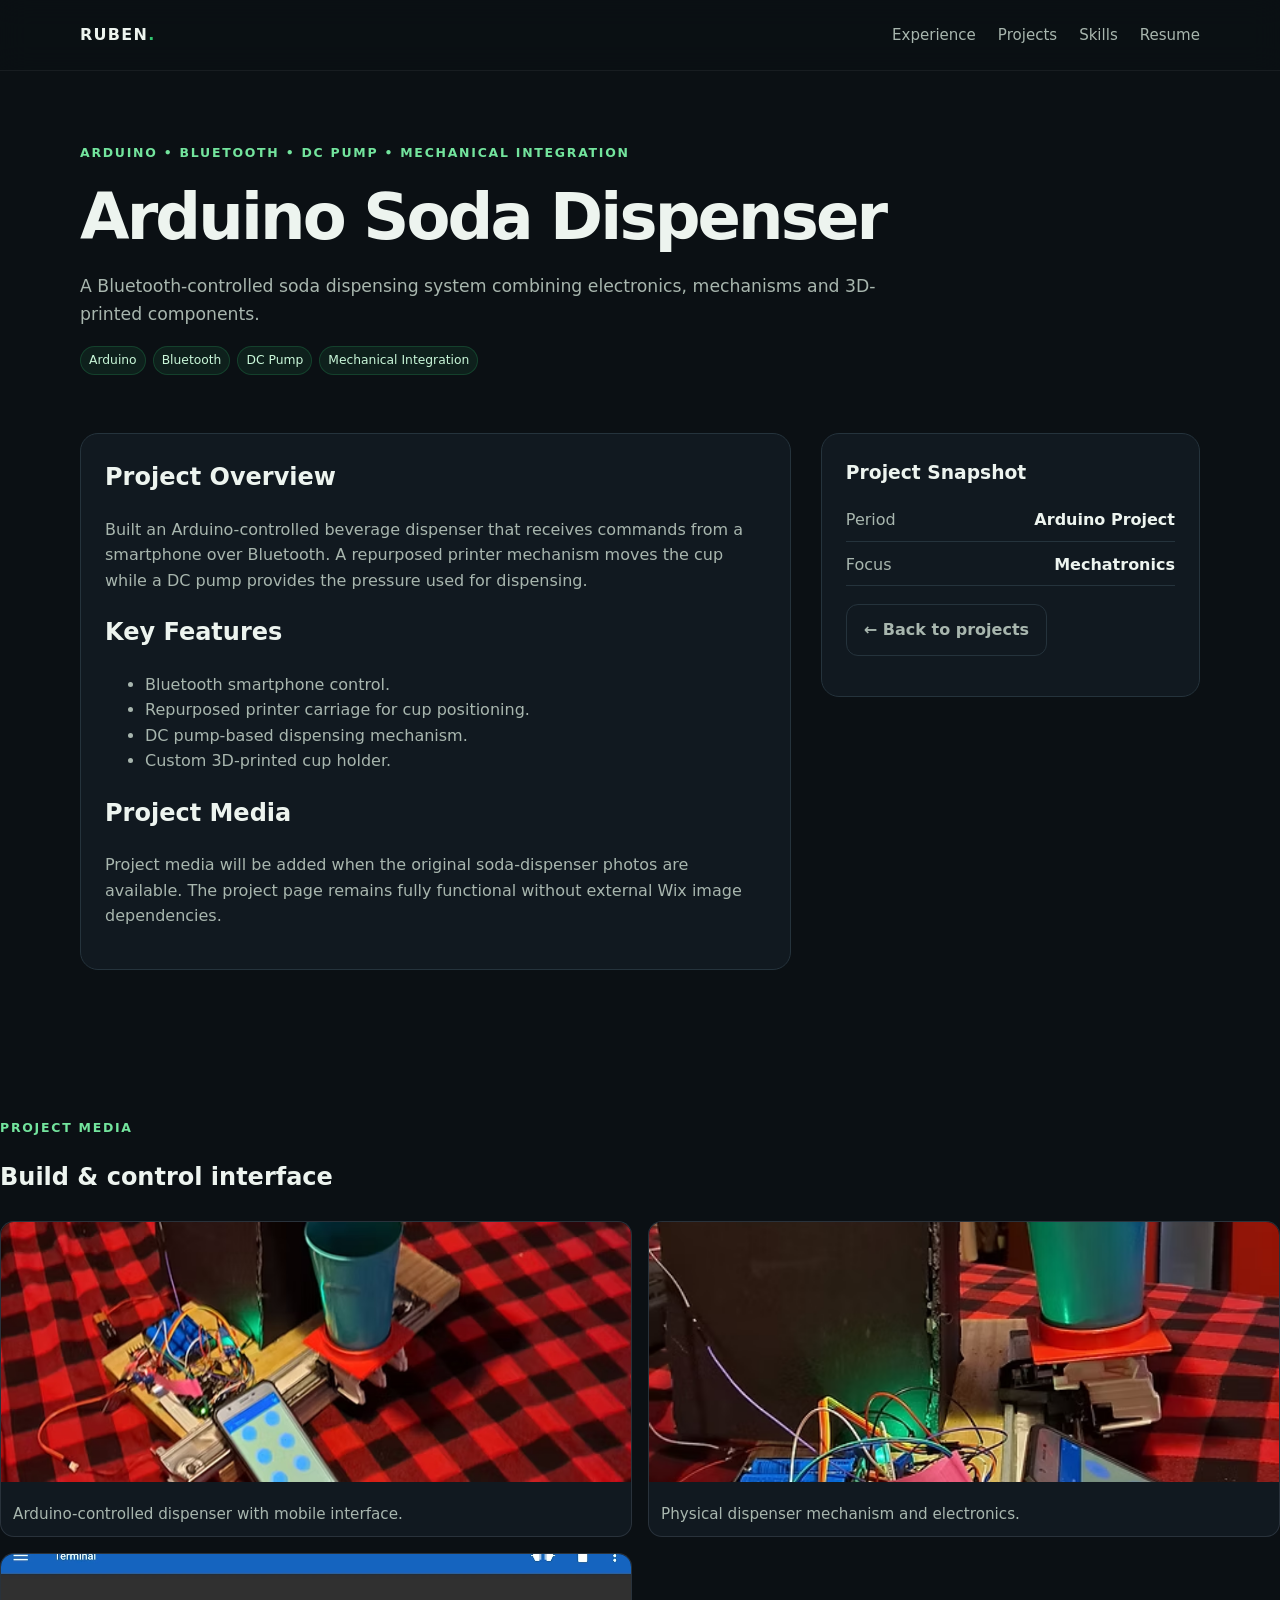
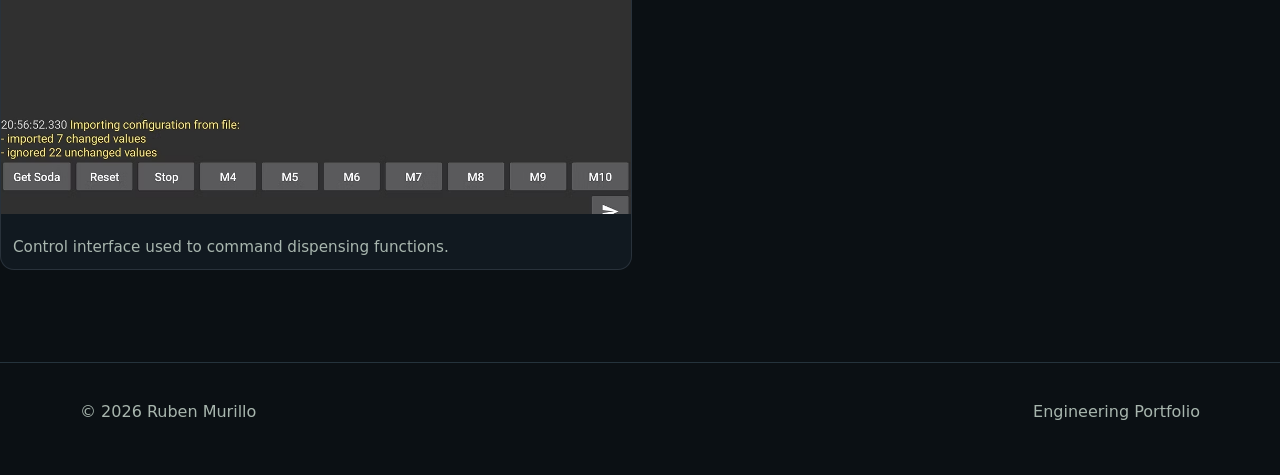
<file: projects/soda-machine.html>
<!doctype html><html lang="en"><head><meta charset="utf-8"><meta name="viewport" content="width=device-width,initial-scale=1"><title>Arduino Soda Dispenser | Ruben Murillo</title><link rel="stylesheet" href="../assets/css/style.css"></head><body><nav class="nav"><div class="wrap nav-inner"><a class="brand" href="../index.html">RUBEN<span>.</span></a><div class="nav-links"><a href="../index.html#experience">Experience</a><a href="../index.html#projects">Projects</a><a href="../index.html#skills">Skills</a><a href="../index.html#resume">Resume</a></div><button class="menu">Menu</button></div></nav><main><header class="project-hero"><div class="wrap"><div class="eyebrow">Arduino • Bluetooth • DC Pump • Mechanical Integration</div><h1>Arduino Soda Dispenser</h1><p class="lede">A Bluetooth-controlled soda dispensing system combining electronics, mechanisms and 3D-printed components.</p><div class="tags"><span class="tag">Arduino</span><span class="tag">Bluetooth</span><span class="tag">DC Pump</span><span class="tag">Mechanical Integration</span></div></div></header><section style="padding-top:18px"><div class="wrap project-grid"><article class="content-box"><h2>Project Overview</h2><p>Built an Arduino-controlled beverage dispenser that receives commands from a smartphone over Bluetooth. A repurposed printer mechanism moves the cup while a DC pump provides the pressure used for dispensing.</p><h2>Key Features</h2><ul><li>Bluetooth smartphone control.</li><li>Repurposed printer carriage for cup positioning.</li><li>DC pump-based dispensing mechanism.</li><li>Custom 3D-printed cup holder.</li></ul><h2>Project Media</h2><div class="media-note"><p>Project media will be added when the original soda-dispenser photos are available. The project page remains fully functional without external Wix image dependencies.</p></div></article><aside class="side-box"><h3>Project Snapshot</h3><div class="kv"><div><span>Period</span><b>Arduino Project</b></div><div><span>Focus</span><b>Mechatronics</b></div></div><p style="margin-top:18px"><a class="btn" href="../index.html#projects">← Back to projects</a></p></aside></div></section>
<section class="section">
  <div class="section-heading">
    <p class="eyebrow">PROJECT MEDIA</p>
    <h2>Build & control interface</h2>
  </div>
  <div class="project-gallery">
    <figure><img src="../assets/images/soda-machine/system-overview.jpg" alt="Arduino soda dispenser system overview"><figcaption>Arduino-controlled dispenser with mobile interface.</figcaption></figure>
    <figure><img src="../assets/images/soda-machine/dispenser-build.jpg" alt="Soda dispenser completed build"><figcaption>Physical dispenser mechanism and electronics.</figcaption></figure>
    <figure><img src="../assets/images/soda-machine/control-interface.jpg" alt="Soda machine control interface"><figcaption>Control interface used to command dispensing functions.</figcaption></figure>
  </div>
</section>

</main><footer class="footer"><div class="wrap footer-inner"><span>© <span id="year"></span> Ruben Murillo</span><span>Engineering Portfolio</span></div></footer><script src="../assets/js/main.js"></script></body></html>
</file>
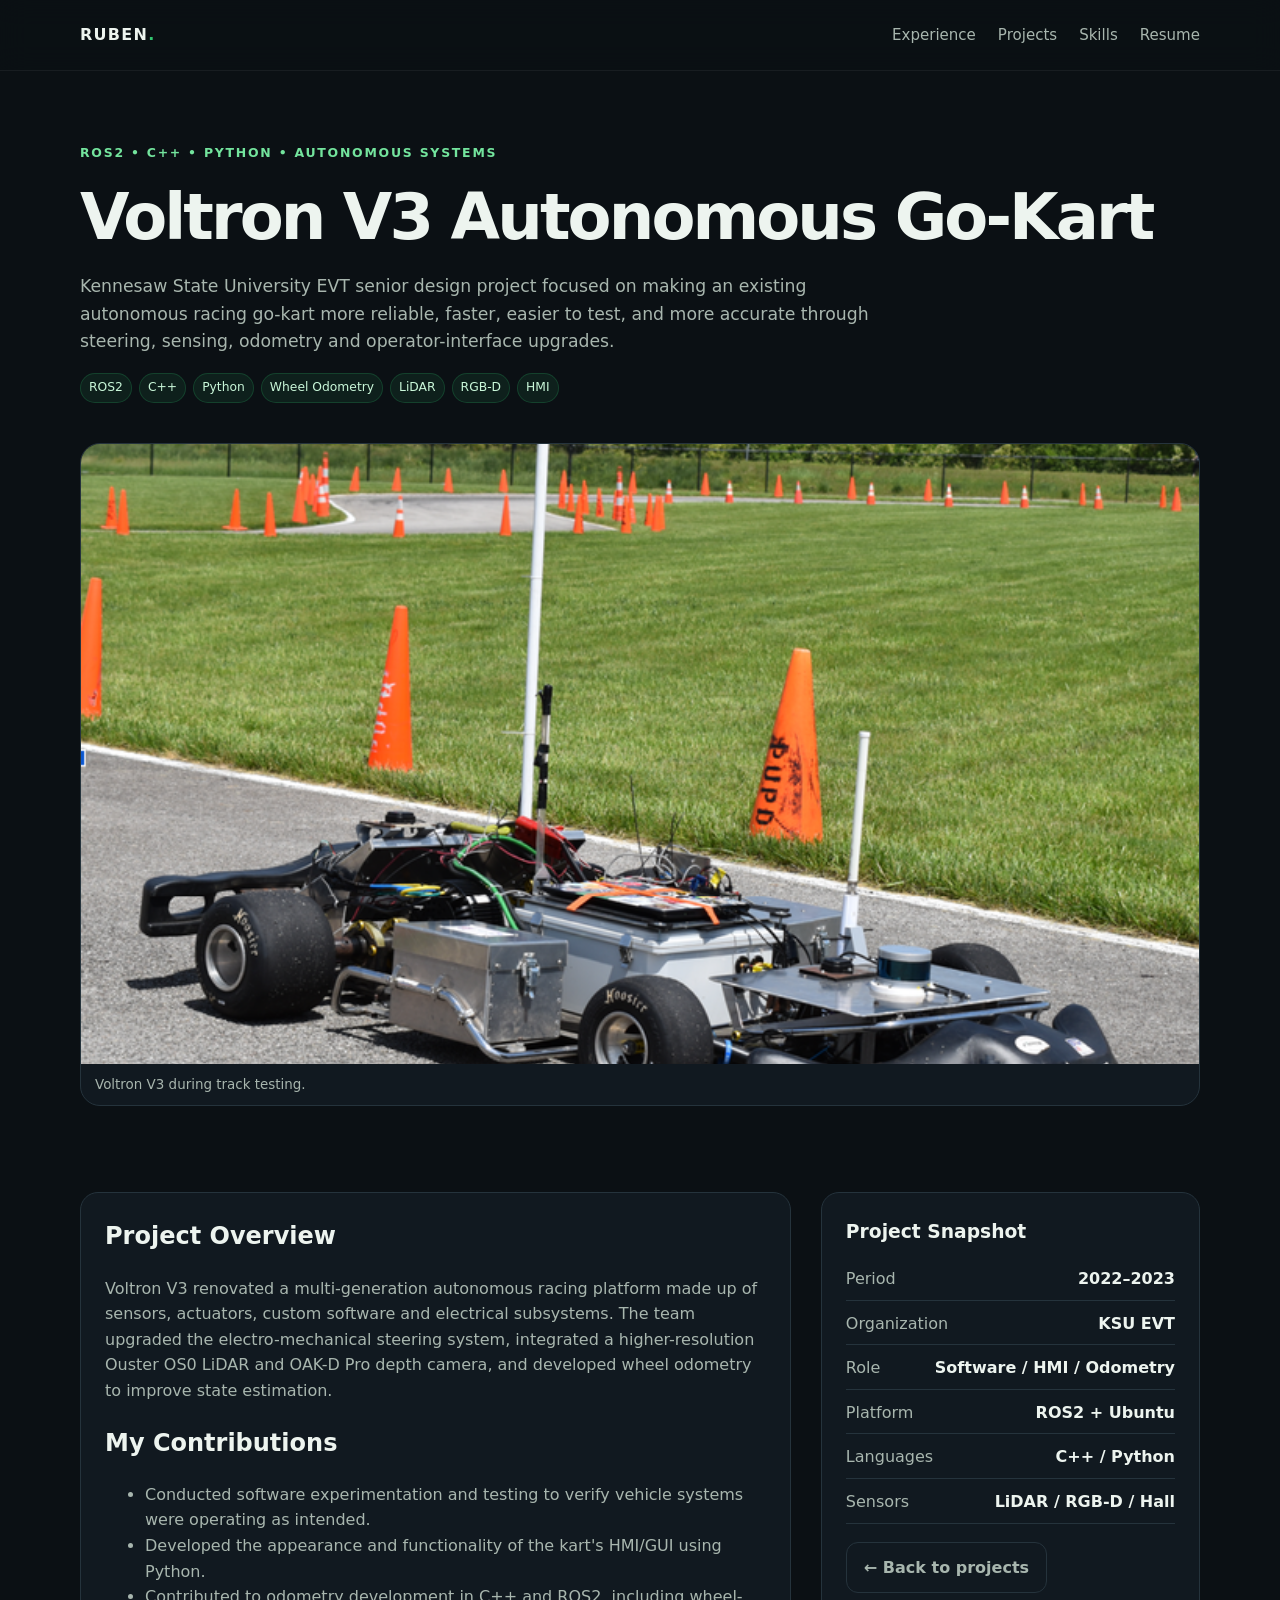
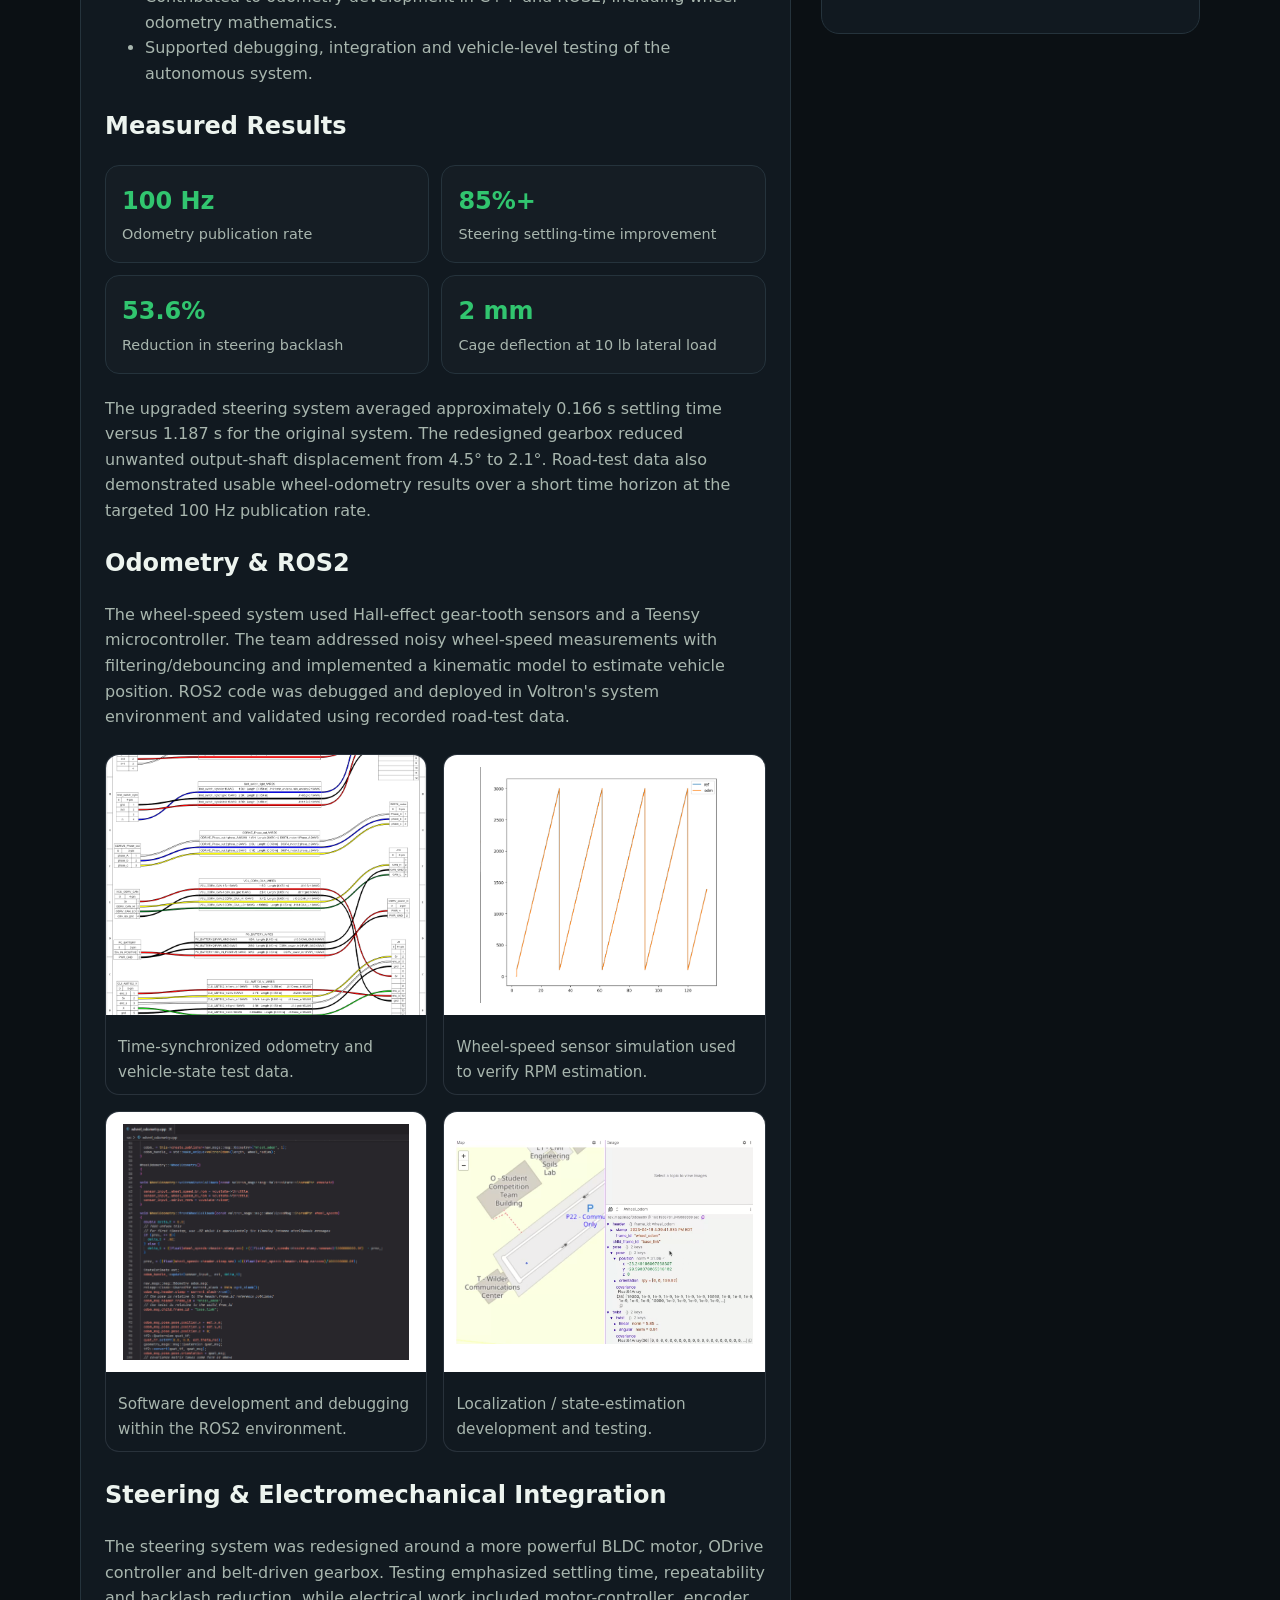
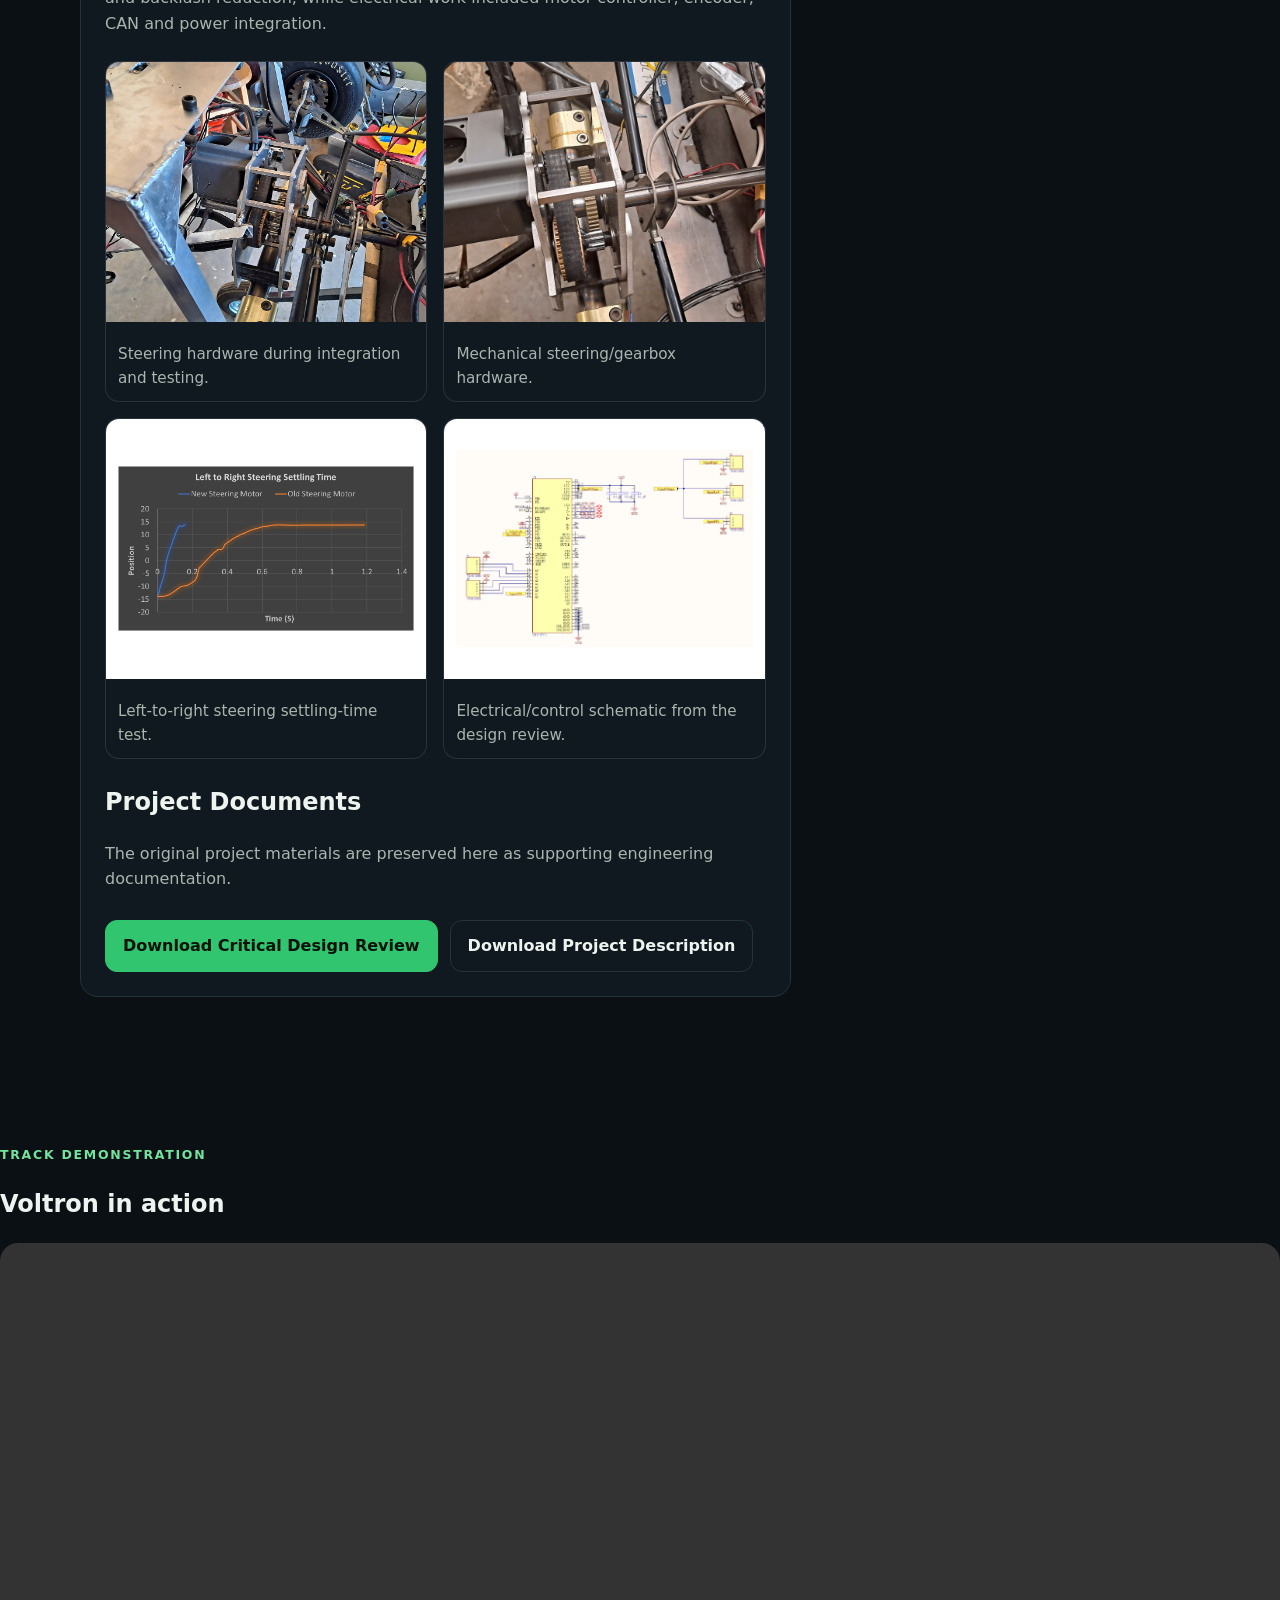
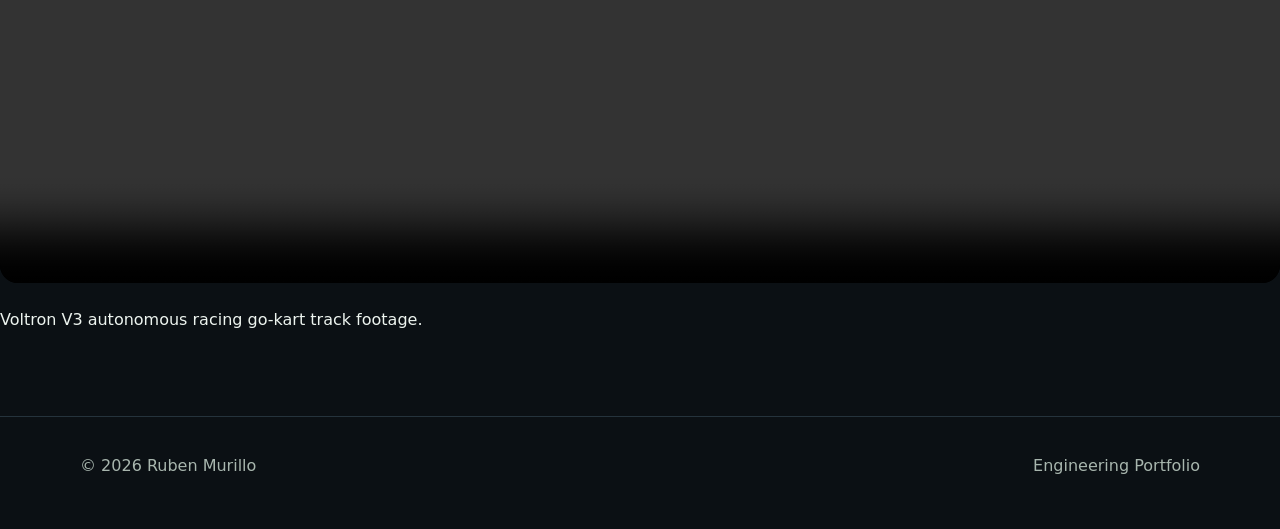
<file: projects/voltron.html>
<!doctype html>
<html lang="en"><head><meta charset="utf-8"><meta name="viewport" content="width=device-width,initial-scale=1"><title>Voltron V3 Autonomous Go-Kart | Ruben Murillo</title><link rel="stylesheet" href="../assets/css/style.css"></head>
<body><nav class="nav"><div class="wrap nav-inner"><a class="brand" href="../index.html">RUBEN<span>.</span></a><div class="nav-links"><a href="../index.html#experience">Experience</a><a href="../index.html#projects">Projects</a><a href="../index.html#skills">Skills</a><a href="../index.html#resume">Resume</a></div><button class="menu">Menu</button></div></nav>
<main>
<header class="project-hero"><div class="wrap"><div class="eyebrow">ROS2 • C++ • Python • Autonomous Systems</div><h1>Voltron V3 Autonomous Go-Kart</h1><p class="lede">Kennesaw State University EVT senior design project focused on making an existing autonomous racing go-kart more reliable, faster, easier to test, and more accurate through steering, sensing, odometry and operator-interface upgrades.</p><div class="tags"><span class="tag">ROS2</span><span class="tag">C++</span><span class="tag">Python</span><span class="tag">Wheel Odometry</span><span class="tag">LiDAR</span><span class="tag">RGB-D</span><span class="tag">HMI</span></div></div></header>
<section style="padding-top:0"><div class="wrap"><figure class="voltron-hero"><img src="../assets/images/voltron/hero.png" alt="Voltron V3 autonomous racing go-kart on track"><figcaption>Voltron V3 during track testing.</figcaption></figure></div></section>
<section style="padding-top:18px"><div class="wrap project-grid"><article class="content-box">
<h2>Project Overview</h2><p>Voltron V3 renovated a multi-generation autonomous racing platform made up of sensors, actuators, custom software and electrical subsystems. The team upgraded the electro-mechanical steering system, integrated a higher-resolution Ouster OS0 LiDAR and OAK-D Pro depth camera, and developed wheel odometry to improve state estimation.</p>
<h2>My Contributions</h2><ul><li>Conducted software experimentation and testing to verify vehicle systems were operating as intended.</li><li>Developed the appearance and functionality of the kart's HMI/GUI using Python.</li><li>Contributed to odometry development in C++ and ROS2, including wheel-odometry mathematics.</li><li>Supported debugging, integration and vehicle-level testing of the autonomous system.</li></ul>
<h2>Measured Results</h2><div class="metric-grid"><div><b>100 Hz</b><span>Odometry publication rate</span></div><div><b>85%+</b><span>Steering settling-time improvement</span></div><div><b>53.6%</b><span>Reduction in steering backlash</span></div><div><b>2 mm</b><span>Cage deflection at 10 lb lateral load</span></div></div>
<p>The upgraded steering system averaged approximately 0.166 s settling time versus 1.187 s for the original system. The redesigned gearbox reduced unwanted output-shaft displacement from 4.5° to 2.1°. Road-test data also demonstrated usable wheel-odometry results over a short time horizon at the targeted 100 Hz publication rate.</p>
<h2>Odometry & ROS2</h2><p>The wheel-speed system used Hall-effect gear-tooth sensors and a Teensy microcontroller. The team addressed noisy wheel-speed measurements with filtering/debouncing and implemented a kinematic model to estimate vehicle position. ROS2 code was debugged and deployed in Voltron's system environment and validated using recorded road-test data.</p>
<div class="project-gallery"><figure><img src="../assets/images/voltron/odometry-test.png" alt="Voltron odometry test plots"><figcaption>Time-synchronized odometry and vehicle-state test data.</figcaption></figure><figure class="diagram"><img src="../assets/images/voltron/wheel-speed-simulation.png" alt="Wheel speed simulation plot"><figcaption>Wheel-speed sensor simulation used to verify RPM estimation.</figcaption></figure><figure class="diagram"><img src="../assets/images/voltron/ros2-code.png" alt="ROS2 code used on Voltron"><figcaption>Software development and debugging within the ROS2 environment.</figcaption></figure><figure class="diagram"><img src="../assets/images/voltron/localization.png" alt="Localization and mapping development"><figcaption>Localization / state-estimation development and testing.</figcaption></figure></div>
<h2>Steering & Electromechanical Integration</h2><p>The steering system was redesigned around a more powerful BLDC motor, ODrive controller and belt-driven gearbox. Testing emphasized settling time, repeatability and backlash reduction, while electrical work included motor-controller, encoder, CAN and power integration.</p>
<div class="project-gallery"><figure><img src="../assets/images/voltron/steering-system.png" alt="Voltron steering system"><figcaption>Steering hardware during integration and testing.</figcaption></figure><figure><img src="../assets/images/voltron/gearbox.png" alt="Voltron steering gearbox"><figcaption>Mechanical steering/gearbox hardware.</figcaption></figure><figure class="diagram"><img src="../assets/images/voltron/settling-time.png" alt="Steering settling time graph"><figcaption>Left-to-right steering settling-time test.</figcaption></figure><figure class="diagram"><img src="../assets/images/voltron/electrical-schematic.png" alt="Voltron electrical schematic"><figcaption>Electrical/control schematic from the design review.</figcaption></figure></div>
<h2>Project Documents</h2><p>The original project materials are preserved here as supporting engineering documentation.</p><div class="cta"><a class="btn primary" href="../assets/docs/voltron/Voltron_CDR.pptx">Download Critical Design Review</a><a class="btn" href="../assets/docs/voltron/Voltron_V3_Project_Description.docx">Download Project Description</a></div>
</article><aside class="side-box"><h3>Project Snapshot</h3><div class="kv"><div><span>Period</span><b>2022–2023</b></div><div><span>Organization</span><b>KSU EVT</b></div><div><span>Role</span><b>Software / HMI / Odometry</b></div><div><span>Platform</span><b>ROS2 + Ubuntu</b></div><div><span>Languages</span><b>C++ / Python</b></div><div><span>Sensors</span><b>LiDAR / RGB-D / Hall</b></div></div><p style="margin-top:18px"><a class="btn" href="../index.html#projects">← Back to projects</a></p></aside></div></section>

<section class="section">
  <div class="section-heading">
    <p class="eyebrow">TRACK DEMONSTRATION</p>
    <h2>Voltron in action</h2>
  </div>
  <div class="project-video">
    <video controls preload="metadata" playsinline style="width:100%;border-radius:18px;background:#000;">
      <source src="../assets/media/voltron/voltron-track-demo.mp4" type="video/mp4">
      Your browser does not support embedded MP4 video.
    </video>
    <p class="project-caption">Voltron V3 autonomous racing go-kart track footage.</p>
  </div>
</section>

</main><footer class="footer"><div class="wrap footer-inner"><span>© <span id="year"></span> Ruben Murillo</span><span>Engineering Portfolio</span></div></footer><script src="../assets/js/main.js"></script></body></html>
</file>
<file: assets/css/style.css>
:root{
  --bg:#0b1014;--panel:#111920;--panel2:#162129;--text:#edf4ef;--muted:#a8b6ae;
  --accent:#31c56f;--accent2:#73e49d;--line:#25333c;--max:1120px;
}
*{box-sizing:border-box} html{scroll-behavior:smooth} body{margin:0;background:var(--bg);color:var(--text);font-family:Inter,ui-sans-serif,system-ui,-apple-system,Segoe UI,Roboto,Arial,sans-serif;line-height:1.6}
a{color:inherit;text-decoration:none} img{max-width:100%;display:block}.wrap{width:min(var(--max),calc(100% - 36px));margin:auto}
.nav{position:sticky;top:0;z-index:20;background:rgba(11,16,20,.88);backdrop-filter:blur(14px);border-bottom:1px solid rgba(255,255,255,.06)}
.nav-inner{height:70px;display:flex;align-items:center;justify-content:space-between;gap:20px}.brand{font-weight:850;letter-spacing:.08em}.brand span{color:var(--accent)}
.nav-links{display:flex;gap:22px;color:var(--muted);font-size:.94rem}.nav-links a:hover{color:var(--text)}
.menu{display:none;background:none;border:1px solid var(--line);color:var(--text);padding:8px 10px;border-radius:10px}
.hero{padding:92px 0 68px;position:relative;overflow:hidden}.hero:after{content:"";position:absolute;width:520px;height:520px;border-radius:50%;background:radial-gradient(circle,rgba(49,197,111,.16),transparent 68%);right:-120px;top:-120px;pointer-events:none}
.eyebrow{color:var(--accent2);font-weight:800;text-transform:uppercase;letter-spacing:.14em;font-size:.78rem}.hero h1{font-size:clamp(2.7rem,6vw,5.4rem);line-height:.98;letter-spacing:-.055em;margin:.35em 0 .28em;max-width:900px}.hero h1 em{font-style:normal;color:var(--accent)}
.hero p{max-width:760px;color:var(--muted);font-size:1.12rem}.cta{display:flex;flex-wrap:wrap;gap:12px;margin-top:28px}.btn{display:inline-flex;align-items:center;justify-content:center;padding:12px 17px;border-radius:12px;border:1px solid var(--line);font-weight:750}.btn.primary{background:var(--accent);color:#06120a;border-color:var(--accent)}.btn:hover{transform:translateY(-1px)}
.stats{display:grid;grid-template-columns:repeat(4,1fr);gap:12px;margin-top:46px}.stat{padding:17px;border:1px solid var(--line);border-radius:16px;background:linear-gradient(180deg,rgba(255,255,255,.035),rgba(255,255,255,.012))}.stat b{display:block;font-size:1.25rem}.stat span{font-size:.86rem;color:var(--muted)}
section{padding:68px 0}.section-head{display:flex;align-items:end;justify-content:space-between;gap:20px;margin-bottom:26px}.section-head h2{font-size:2rem;margin:0;letter-spacing:-.03em}.section-head p{color:var(--muted);max-width:570px;margin:0}
.cards{display:grid;grid-template-columns:repeat(2,1fr);gap:18px}.card{border:1px solid var(--line);background:var(--panel);border-radius:18px;overflow:hidden;transition:.2s}.card:hover{transform:translateY(-3px);border-color:#3c5550}.card-media{height:245px;background:linear-gradient(145deg,#18272e,#0d1419);position:relative;overflow:hidden}.card-media img{width:100%;height:100%;object-fit:cover}.card-media.placeholder{display:grid;place-items:center}.monogram{font-size:4rem;font-weight:900;color:rgba(115,228,157,.18);letter-spacing:-.08em}.card-body{padding:20px}.card h3{margin:0 0 7px;font-size:1.3rem}.card p{margin:0 0 14px;color:var(--muted)}.tags{display:flex;flex-wrap:wrap;gap:7px}.tag{font-size:.77rem;color:#c9f7d9;background:rgba(49,197,111,.09);border:1px solid rgba(49,197,111,.2);padding:4px 8px;border-radius:999px}
.experience{display:grid;gap:16px}.role{display:grid;grid-template-columns:170px 1fr;gap:24px;padding:24px;border:1px solid var(--line);border-radius:16px;background:var(--panel)}.role time{color:var(--accent2);font-weight:750}.role h3{margin:0}.role h4{margin:2px 0 12px;color:var(--muted);font-weight:600}.role ul{margin:0;padding-left:18px;color:var(--muted)}
.skill-grid{display:grid;grid-template-columns:repeat(3,1fr);gap:14px}.skill{padding:20px;border:1px solid var(--line);border-radius:16px;background:var(--panel)}.skill h3{margin-top:0}.skill p{color:var(--muted);margin-bottom:0}
.resume-box{display:flex;align-items:center;justify-content:space-between;gap:24px;padding:28px;border-radius:18px;background:linear-gradient(135deg,rgba(49,197,111,.13),rgba(17,25,32,.9));border:1px solid rgba(49,197,111,.24)}.resume-box p{color:var(--muted);margin:.3rem 0 0}.resume-actions{display:flex;gap:10px;flex-wrap:wrap}
.footer{padding:36px 0 50px;border-top:1px solid var(--line);color:var(--muted)}.footer-inner{display:flex;justify-content:space-between;gap:20px;flex-wrap:wrap}
.project-hero{padding:72px 0 40px}.project-hero h1{font-size:clamp(2.2rem,5vw,4.3rem);line-height:1.02;letter-spacing:-.045em;margin:.35em 0}.lede{font-size:1.08rem;color:var(--muted);max-width:820px}.project-grid{display:grid;grid-template-columns:1.5fr .8fr;gap:30px}.content-box,.side-box{border:1px solid var(--line);background:var(--panel);border-radius:18px;padding:24px}.content-box h2:first-child,.side-box h3:first-child{margin-top:0}.content-box p,.content-box li,.side-box p{color:var(--muted)}.side-box{height:max-content;position:sticky;top:92px}.kv{display:grid;gap:10px}.kv div{display:flex;justify-content:space-between;gap:12px;border-bottom:1px solid var(--line);padding-bottom:8px}.kv span{color:var(--muted)}
.note{padding:14px 16px;border-left:3px solid var(--accent);background:rgba(49,197,111,.06);color:var(--muted);border-radius:0 10px 10px 0}
@media(max-width:800px){.nav-links{display:none}.menu{display:block}.nav.open .nav-links{display:flex;position:absolute;top:70px;left:0;right:0;padding:18px;flex-direction:column;background:#0b1014;border-bottom:1px solid var(--line)}.stats{grid-template-columns:repeat(2,1fr)}.cards,.skill-grid,.project-grid{grid-template-columns:1fr}.role{grid-template-columns:1fr;gap:6px}.resume-box{align-items:flex-start;flex-direction:column}.side-box{position:static}.hero{padding-top:70px}}

/* Local project media migrated from the original Wix portfolio */
.project-gallery{display:grid;grid-template-columns:repeat(2,minmax(0,1fr));gap:16px;margin:24px 0}
.project-gallery figure{margin:0;background:var(--panel,#111827);border:1px solid rgba(148,163,184,.18);border-radius:14px;overflow:hidden}
.project-gallery img{display:block;width:100%;height:260px;object-fit:cover;background:#0b1220}
.project-gallery figure.diagram img{object-fit:contain;background:#fff;padding:12px}
.project-gallery figcaption{padding:10px 12px;font-size:.84rem;color:var(--muted,#94a3b8)}
@media (max-width:700px){.project-gallery{grid-template-columns:1fr}.project-gallery img{height:auto;max-height:440px}}
.voltron-hero{margin:0;border:1px solid var(--line);border-radius:20px;overflow:hidden;background:var(--panel)}
.voltron-hero img{display:block;width:100%;max-height:620px;object-fit:cover}
.voltron-hero figcaption{padding:10px 14px;color:var(--muted);font-size:.84rem}
.metric-grid{display:grid;grid-template-columns:repeat(2,minmax(0,1fr));gap:12px;margin:18px 0 22px}
.metric-grid div{border:1px solid var(--line);border-radius:14px;padding:16px;background:rgba(255,255,255,.015)}
.metric-grid b{display:block;font-size:1.5rem;color:var(--accent)}
.metric-grid span{display:block;color:var(--muted);margin-top:3px;font-size:.9rem}
@media(max-width:600px){.metric-grid{grid-template-columns:1fr}.voltron-hero img{height:auto}}

.project-media-wide { margin: 1.25rem 0 0; }
.project-media-wide img { width: 100%; height: auto; display: block; border-radius: 18px; border: 1px solid rgba(255,255,255,.08); }
.project-media-wide figcaption, .project-gallery figcaption { margin-top: .65rem; color: var(--muted, #aab6bd); font-size: .95rem; }
</file>
